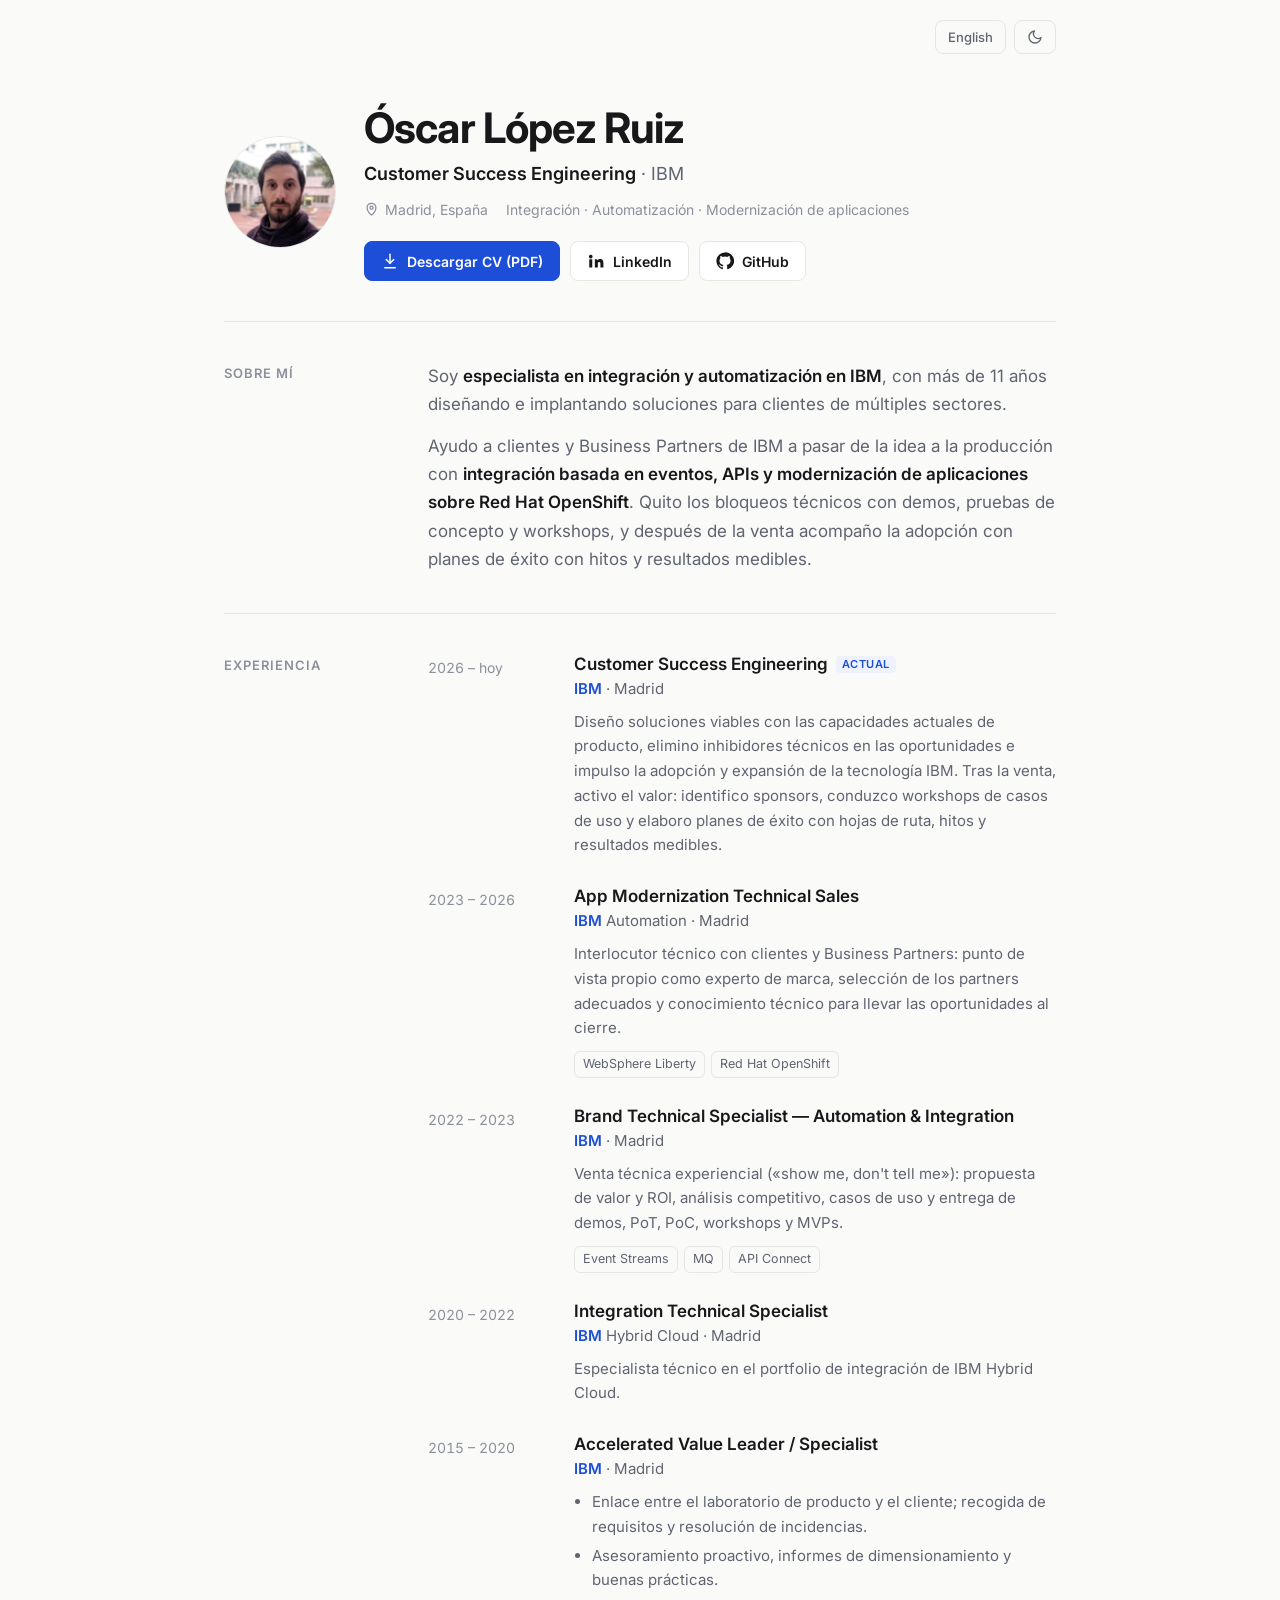
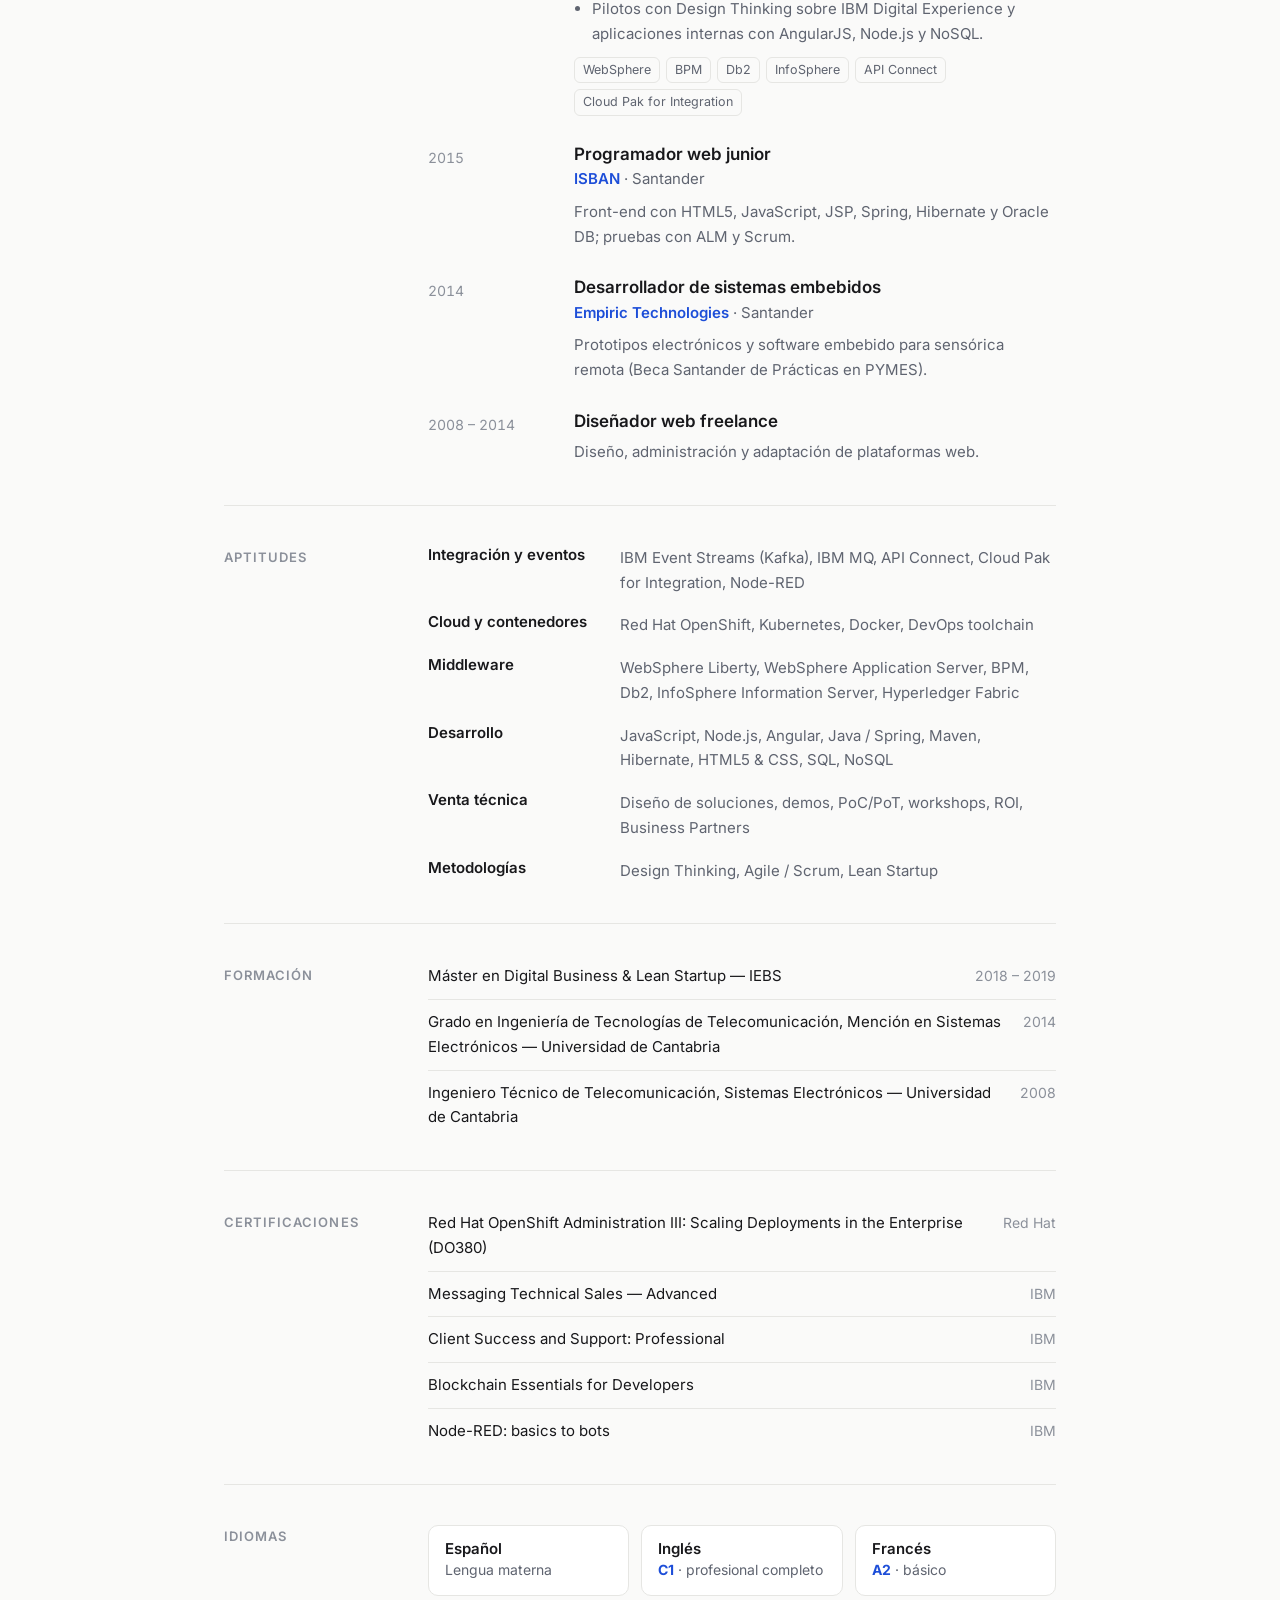
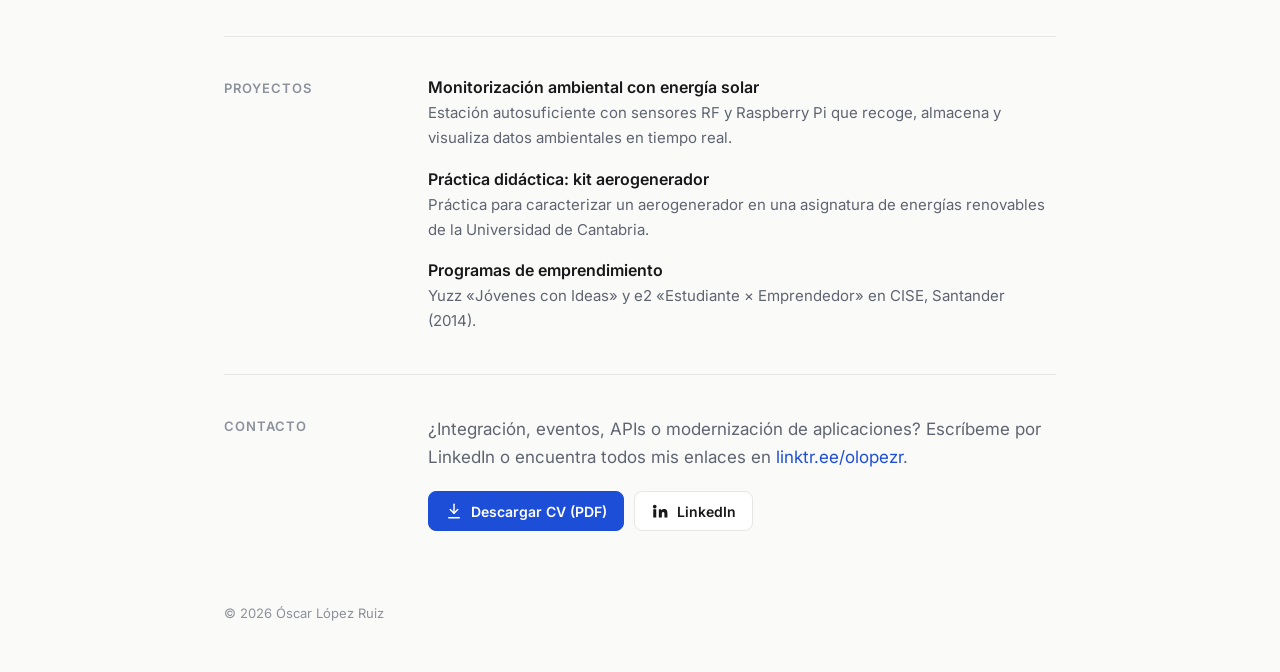
<file: index.html>
<!DOCTYPE html>
<html lang="es" data-lang="es">
<head>
  <meta charset="utf-8">
  <meta name="viewport" content="width=device-width, initial-scale=1">
  <title>Óscar López Ruiz · Customer Success Engineering @ IBM</title>
  <meta name="description" content="Óscar López Ruiz — Customer Success Engineering en IBM. Especialista en integración, automatización y modernización de aplicaciones: Event Streams, MQ, API Connect, WebSphere Liberty y Red Hat OpenShift.">
  <meta name="robots" content="index,follow">
  <meta property="og:title" content="Óscar López Ruiz · Customer Success Engineering @ IBM">
  <meta property="og:description" content="Integración, automatización y modernización de aplicaciones con IBM y Red Hat.">
  <meta property="og:image" content="https://olopezr.github.io/web/assets/images/photo.png">
  <meta property="og:url" content="https://olopezr.github.io/web/">
  <meta property="og:type" content="profile">
  <meta property="og:site_name" content="Óscar López Ruiz">
  <meta property="og:locale" content="es_ES">
  <meta name="twitter:card" content="summary">
  <meta name="twitter:title" content="Óscar López Ruiz · Customer Success Engineering @ IBM">
  <meta name="twitter:description" content="Integración, automatización y modernización de aplicaciones con IBM y Red Hat.">
  <meta name="twitter:image" content="https://olopezr.github.io/web/assets/images/photo.png">
  <meta name="author" content="Óscar López Ruiz">
  <link rel="canonical" href="https://olopezr.github.io/web/">
  <link rel="alternate" hreflang="es" href="https://olopezr.github.io/web/">
  <link rel="alternate" hreflang="en" href="https://olopezr.github.io/web/en/">
  <link rel="alternate" hreflang="x-default" href="https://olopezr.github.io/web/">
  <script type="application/ld+json">
  {
    "@context": "https://schema.org",
    "@graph": [
      {
        "@type": "Person",
        "@id": "https://olopezr.github.io/web/#person",
        "name": "Óscar López Ruiz",
        "alternateName": ["Oscar Lopez Ruiz", "Oscar López Ruiz"],
        "url": "https://olopezr.github.io/web/",
        "image": "https://olopezr.github.io/web/assets/images/photo.png",
        "jobTitle": "Customer Success Engineering",
        "worksFor": { "@type": "Organization", "name": "IBM", "url": "https://www.ibm.com" },
        "description": "Customer Success Engineering en IBM. Especialista en integración, automatización y modernización de aplicaciones: Event Streams, MQ, API Connect, WebSphere Liberty y Red Hat OpenShift.",
        "knowsAbout": ["IBM Event Streams", "IBM MQ", "IBM API Connect", "WebSphere Liberty", "Red Hat OpenShift", "Application modernization", "Integration", "Automation"],
        "sameAs": ["https://www.linkedin.com/in/oscarlopezruiz", "https://github.com/olopezr", "https://linktr.ee/olopezr"],
        "alumniOf": [
          { "@type": "CollegeOrUniversity", "name": "Universidad de Cantabria" },
          { "@type": "EducationalOrganization", "name": "IEBS Business School" }
        ]
      },
      {
        "@type": "WebSite",
        "@id": "https://olopezr.github.io/web/#website",
        "url": "https://olopezr.github.io/web/",
        "name": "Óscar López Ruiz",
        "inLanguage": "es",
        "publisher": { "@id": "https://olopezr.github.io/web/#person" }
      },
      {
        "@type": "ProfilePage",
        "url": "https://olopezr.github.io/web/",
        "mainEntity": { "@id": "https://olopezr.github.io/web/#person" }
      }
    ]
  }
  </script>
  <link rel="icon" href="favicon.ico">
  <meta name="theme-color" content="#fafaf9" media="(prefers-color-scheme: light)">
  <meta name="theme-color" content="#0f1115" media="(prefers-color-scheme: dark)">
  <link rel="preload" as="image" href="assets/images/photo.webp">
  <link rel="me" href="https://www.linkedin.com/in/oscarlopezruiz">
  <link rel="me" href="https://github.com/olopezr">
  <link rel="preconnect" href="https://fonts.googleapis.com">
  <link rel="preconnect" href="https://fonts.gstatic.com" crossorigin>
  <link href="https://fonts.googleapis.com/css2?family=Inter:wght@400;500;600;700&display=swap" rel="stylesheet">
  <style>
    :root {
      --bg: #fafaf9; --surface: #ffffff; --text: #18181b; --muted: #5f6470; --faint: #8b909a;
      --line: #e6e6e3; --accent: #1d4ed8; --accent-soft: #eef2ff; color-scheme: light;
    }
    @media (prefers-color-scheme: dark) {
      :root:not([data-theme="light"]) {
        --bg: #0f1115; --surface: #161920; --text: #ecedef; --muted: #a3a8b3; --faint: #7a808c;
        --line: #262a33; --accent: #6ea0ff; --accent-soft: #1a2236; color-scheme: dark;
      }
    }
    :root[data-theme="dark"] {
      --bg: #0f1115; --surface: #161920; --text: #ecedef; --muted: #a3a8b3; --faint: #7a808c;
      --line: #262a33; --accent: #6ea0ff; --accent-soft: #1a2236; color-scheme: dark;
    }
    * { box-sizing: border-box; }
    html { scroll-behavior: smooth; }
    body { margin: 0; background: var(--bg); color: var(--text); font: 16px/1.65 Inter, system-ui, -apple-system, "Segoe UI", sans-serif; -webkit-font-smoothing: antialiased; }
    a { color: var(--accent); text-decoration: none; }
    a:hover { text-decoration: underline; text-underline-offset: 3px; }
    h1, h2, h3, h4 { margin: 0; line-height: 1.25; }
    p { margin: 0; }
    svg { width: 18px; height: 18px; flex: none; }

    .wrap { max-width: 880px; margin: 0 auto; padding: 0 24px; }

    /* Top bar */
    .top { display: flex; justify-content: flex-end; gap: 8px; padding: 20px 0 0; }
    .tbtn { font: 500 13px Inter, system-ui, sans-serif; color: var(--muted); background: transparent; border: 1px solid var(--line); border-radius: 8px; height: 34px; padding: 0 12px; cursor: pointer; display: inline-flex; align-items: center; gap: 6px; }
    .tbtn:hover { color: var(--text); border-color: var(--faint); }
    .tbtn svg { width: 16px; height: 16px; }

    /* Header */
    header.hero { display: flex; gap: 28px; align-items: center; padding: 48px 0 40px; border-bottom: 1px solid var(--line); }
    .hero img { width: 112px; height: 112px; border-radius: 50%; object-fit: cover; border: 1px solid var(--line); }
    .hero h1 { font-size: clamp(30px, 5vw, 42px); font-weight: 700; letter-spacing: -.02em; }
    .hero .role { font-size: 18px; color: var(--muted); margin-top: 4px; }
    .hero .role strong { color: var(--text); font-weight: 600; }
    .hero .meta { display: flex; flex-wrap: wrap; gap: 4px 18px; color: var(--faint); font-size: 14px; margin-top: 10px; }
    .hero .meta span { display: inline-flex; align-items: center; gap: 6px; }
    .hero .meta svg { width: 15px; height: 15px; }
    .actions { display: flex; flex-wrap: wrap; gap: 10px; margin-top: 20px; }
    .btn { display: inline-flex; align-items: center; gap: 8px; height: 40px; padding: 0 16px; border-radius: 8px; font-weight: 600; font-size: 14px; border: 1px solid var(--line); color: var(--text); background: var(--surface); transition: border-color .15s, background .15s; }
    .btn:hover { text-decoration: none; border-color: var(--faint); }
    .btn.primary { background: var(--accent); border-color: var(--accent); color: #fff; }
    :root[data-theme="dark"] .btn.primary { color: #0f1115; }
    @media (prefers-color-scheme: dark) { :root:not([data-theme="light"]) .btn.primary { color: #0f1115; } }
    .btn.primary:hover { filter: brightness(1.08); }
    @media (max-width: 640px) {
      header.hero { flex-direction: column; align-items: flex-start; gap: 18px; padding-top: 28px; }
      .hero img { width: 88px; height: 88px; }
    }

    /* Sections: label column + content */
    section { display: grid; grid-template-columns: 180px 1fr; gap: 24px; padding: 40px 0; border-bottom: 1px solid var(--line); }
    section > h2 { font-size: 13px; font-weight: 600; text-transform: uppercase; letter-spacing: .08em; color: var(--faint); padding-top: 3px; }
    @media (max-width: 720px) { section { grid-template-columns: 1fr; gap: 14px; padding: 32px 0; } }

    .about p { color: var(--muted); font-size: 17px; }
    .about p + p { margin-top: 14px; }
    .about strong { color: var(--text); font-weight: 600; }

    /* Entries */
    .entry { display: grid; grid-template-columns: 130px 1fr; gap: 16px; }
    .entry + .entry { margin-top: 28px; }
    .entry .when { font-size: 14px; color: var(--faint); font-variant-numeric: tabular-nums; padding-top: 2px; }
    .entry h3 { font-size: 17px; font-weight: 600; }
    .entry .org { font-size: 15px; color: var(--muted); margin-top: 2px; }
    .entry .org b { color: var(--accent); font-weight: 600; }
    .entry p, .entry li { color: var(--muted); font-size: 15px; }
    .entry p { margin-top: 8px; }
    .entry ul { margin: 8px 0 0; padding-left: 18px; }
    .entry li + li { margin-top: 4px; }
    .badge { display: inline-block; font-size: 11px; font-weight: 600; letter-spacing: .04em; text-transform: uppercase; color: var(--accent); background: var(--accent-soft); border-radius: 4px; padding: 2px 6px; margin-left: 8px; vertical-align: 2px; }
    .tags { display: flex; flex-wrap: wrap; gap: 6px; margin-top: 10px; }
    .tag { font-size: 12.5px; color: var(--muted); border: 1px solid var(--line); border-radius: 6px; padding: 2px 8px; }
    @media (max-width: 560px) { .entry { grid-template-columns: 1fr; gap: 2px; } }

    .group-title { font-size: 13px; font-weight: 600; color: var(--text); margin: 36px 0 18px; padding-bottom: 8px; border-bottom: 1px dashed var(--line); }
    .group-title:first-child { margin-top: 0; }

    /* Skills */
    .skills { display: grid; gap: 18px; }
    .skill-row { display: grid; grid-template-columns: 180px 1fr; gap: 12px; }
    .skill-row h3 { font-size: 15px; font-weight: 600; }
    .skill-row p { color: var(--muted); font-size: 15px; }
    @media (max-width: 560px) { .skill-row { grid-template-columns: 1fr; gap: 2px; } }

    /* Simple lists */
    .list { list-style: none; margin: 0; padding: 0; }
    .list li { display: flex; justify-content: space-between; gap: 16px; padding: 10px 0; border-bottom: 1px solid var(--line); font-size: 15px; }
    .list li:first-child { padding-top: 0; }
    .list li:last-child { border-bottom: 0; padding-bottom: 0; }
    .list .sub { color: var(--faint); white-space: nowrap; font-size: 14px; }
    @media (max-width: 560px) { .list li { flex-direction: column; gap: 0; } }

    .langs { display: grid; grid-template-columns: repeat(3, 1fr); gap: 12px; }
    .lang { border: 1px solid var(--line); border-radius: 10px; padding: 14px 16px; background: var(--surface); }
    .lang h3 { font-size: 15px; font-weight: 600; }
    .lang p { color: var(--muted); font-size: 14px; }
    .lang .lvl { font-weight: 700; color: var(--accent); }
    @media (max-width: 560px) { .langs { grid-template-columns: 1fr; } }

    .projects { display: grid; gap: 18px; }
    .projects h3 { font-size: 16px; font-weight: 600; }
    .projects p { color: var(--muted); font-size: 15px; margin-top: 4px; }

    .contact p { color: var(--muted); font-size: 17px; }
    footer { padding: 32px 0 48px; color: var(--faint); font-size: 13px; }

    @media print {
      .top, .actions { display: none; }
      body { background: #fff; }
    }
  </style>
</head>
<body>
  <!-- Iconos SVG reutilizables -->
  <svg width="0" height="0" style="position:absolute" aria-hidden="true">
    <symbol id="i-download" viewBox="0 0 24 24" fill="none" stroke="currentColor" stroke-width="2" stroke-linecap="round" stroke-linejoin="round"><path d="M12 3v12"/><path d="m7 10 5 5 5-5"/><path d="M5 21h14"/></symbol>
    <symbol id="i-linkedin" viewBox="0 0 24 24" fill="currentColor"><path d="M4.98 3.5a2.5 2.5 0 1 1 0 5 2.5 2.5 0 0 1 0-5zM3 9.75h4v11H3v-11zm6.5 0h3.8v1.5h.06c.53-1 1.83-2.05 3.77-2.05 4.03 0 4.77 2.65 4.77 6.1v5.45h-4v-4.83c0-1.15-.02-2.63-1.6-2.63-1.6 0-1.85 1.25-1.85 2.55v4.91h-4v-11z"/></symbol>
    <symbol id="i-github" viewBox="0 0 24 24" fill="currentColor"><path d="M12 .5a11.5 11.5 0 0 0-3.64 22.41c.58.1.79-.25.79-.56v-2c-3.2.7-3.88-1.37-3.88-1.37-.53-1.33-1.28-1.69-1.28-1.69-1.05-.71.08-.7.08-.7 1.16.08 1.77 1.19 1.77 1.19 1.03 1.77 2.7 1.26 3.36.96.1-.75.4-1.26.73-1.55-2.55-.29-5.24-1.28-5.24-5.69 0-1.26.45-2.29 1.19-3.1-.12-.29-.52-1.46.11-3.05 0 0 .97-.31 3.17 1.18a11 11 0 0 1 5.77 0c2.2-1.49 3.17-1.18 3.17-1.18.63 1.59.23 2.76.11 3.05.74.81 1.19 1.84 1.19 3.1 0 4.42-2.7 5.4-5.26 5.68.41.36.78 1.06.78 2.14v3.17c0 .31.21.67.8.56A11.5 11.5 0 0 0 12 .5z"/></symbol>
    <symbol id="i-link" viewBox="0 0 24 24" fill="none" stroke="currentColor" stroke-width="2" stroke-linecap="round" stroke-linejoin="round"><path d="M10 13a5 5 0 0 0 7.07 0l3-3a5 5 0 0 0-7.07-7.07l-1.5 1.5"/><path d="M14 11a5 5 0 0 0-7.07 0l-3 3a5 5 0 0 0 7.07 7.07l1.5-1.5"/></symbol>
    <symbol id="i-pin" viewBox="0 0 24 24" fill="none" stroke="currentColor" stroke-width="2" stroke-linecap="round" stroke-linejoin="round"><path d="M12 21s-7-6.2-7-12a7 7 0 0 1 14 0c0 5.8-7 12-7 12z"/><circle cx="12" cy="9" r="2.5"/></symbol>
    <symbol id="i-moon" viewBox="0 0 24 24" fill="none" stroke="currentColor" stroke-width="2" stroke-linecap="round" stroke-linejoin="round"><path d="M21 12.8A9 9 0 1 1 11.2 3a7 7 0 0 0 9.8 9.8z"/></symbol>
    <symbol id="i-sun" viewBox="0 0 24 24" fill="none" stroke="currentColor" stroke-width="2" stroke-linecap="round" stroke-linejoin="round"><circle cx="12" cy="12" r="4"/><path d="M12 2v2M12 20v2M4.9 4.9l1.4 1.4M17.7 17.7l1.4 1.4M2 12h2M20 12h2M4.9 19.1l1.4-1.4M17.7 6.3l1.4-1.4"/></symbol>
  </svg>

  <div class="wrap">
    <div class="top">
      <a class="tbtn" id="langBtn" href="en/" hreflang="en" lang="en" aria-label="Cambiar idioma / Switch language">English</a>
      <button class="tbtn" id="themeBtn" aria-label="Cambiar tema / Toggle theme"><svg><use id="themeIcon" href="#i-moon"/></svg></button>
    </div>

    <header class="hero">
      <img src="assets/images/photo.webp" alt="Óscar López Ruiz" width="112" height="112">
      <div>
        <h1>Óscar López Ruiz</h1>
        <p class="role"><strong>Customer Success Engineering</strong> · IBM</p>
        <div class="meta">
          <span><svg><use href="#i-pin"/></svg>Madrid, España</span>
          <span><span lang="es">Integración · Automatización · Modernización de aplicaciones</span></span>
        </div>
        <div class="actions">
          <a class="btn primary" href="assets/cv/CV_Oscar_Lopez_Ruiz.pdf" download><svg><use href="#i-download"/></svg><span lang="es">Descargar CV (PDF)</span></a>
          <a class="btn" href="https://www.linkedin.com/in/oscarlopezruiz" target="_blank" rel="noopener"><svg><use href="#i-linkedin"/></svg>LinkedIn</a>
          <a class="btn" href="https://github.com/olopezr" target="_blank" rel="noopener"><svg><use href="#i-github"/></svg>GitHub</a>
        </div>
      </div>
    </header>

    <section class="about">
      <h2><span lang="es">Sobre mí</span></h2>
      <div>
        <div lang="es">
          <p>Soy <strong>especialista en integración y automatización en IBM</strong>, con más de 11 años diseñando e implantando soluciones para clientes de múltiples sectores.</p>
          <p>Ayudo a clientes y Business Partners de IBM a pasar de la idea a la producción con <strong>integración basada en eventos, APIs y modernización de aplicaciones sobre Red Hat OpenShift</strong>. Quito los bloqueos técnicos con demos, pruebas de concepto y workshops, y después de la venta acompaño la adopción con planes de éxito con hitos y resultados medibles.</p>
        </div>
        
      </div>
    </section>

    <section>
      <h2><span lang="es">Experiencia</span></h2>
      <div>
        <div class="entry">
          <div class="when"><span lang="es">2026 – hoy</span></div>
          <div>
            <h3>Customer Success Engineering<span class="badge"><span lang="es">Actual</span></span></h3>
            <div class="org"><b>IBM</b> · Madrid</div>
            <p lang="es">Diseño soluciones viables con las capacidades actuales de producto, elimino inhibidores técnicos en las oportunidades e impulso la adopción y expansión de la tecnología IBM. Tras la venta, activo el valor: identifico sponsors, conduzco workshops de casos de uso y elaboro planes de éxito con hojas de ruta, hitos y resultados medibles.</p>
            
          </div>
        </div>
        <div class="entry">
          <div class="when">2023 – 2026</div>
          <div>
            <h3>App Modernization Technical Sales</h3>
            <div class="org"><b>IBM</b> Automation · Madrid</div>
            <p lang="es">Interlocutor técnico con clientes y Business Partners: punto de vista propio como experto de marca, selección de los partners adecuados y conocimiento técnico para llevar las oportunidades al cierre.</p>
            
            <div class="tags"><span class="tag">WebSphere Liberty</span><span class="tag">Red Hat OpenShift</span></div>
          </div>
        </div>
        <div class="entry">
          <div class="when">2022 – 2023</div>
          <div>
            <h3>Brand Technical Specialist — Automation &amp; Integration</h3>
            <div class="org"><b>IBM</b> · Madrid</div>
            <p lang="es">Venta técnica experiencial («show me, don't tell me»): propuesta de valor y ROI, análisis competitivo, casos de uso y entrega de demos, PoT, PoC, workshops y MVPs.</p>
            
            <div class="tags"><span class="tag">Event Streams</span><span class="tag">MQ</span><span class="tag">API Connect</span></div>
          </div>
        </div>
        <div class="entry">
          <div class="when">2020 – 2022</div>
          <div>
            <h3>Integration Technical Specialist</h3>
            <div class="org"><b>IBM</b> Hybrid Cloud · Madrid</div>
            <p lang="es">Especialista técnico en el portfolio de integración de IBM Hybrid Cloud.</p>
            
          </div>
        </div>
        <div class="entry">
          <div class="when">2015 – 2020</div>
          <div>
            <h3>Accelerated Value Leader / Specialist</h3>
            <div class="org"><b>IBM</b> · Madrid</div>
            <ul lang="es">
              <li>Enlace entre el laboratorio de producto y el cliente; recogida de requisitos y resolución de incidencias.</li>
              <li>Asesoramiento proactivo, informes de dimensionamiento y buenas prácticas.</li>
              <li>Pilotos con Design Thinking sobre IBM Digital Experience y aplicaciones internas con AngularJS, Node.js y NoSQL.</li>
            </ul>
            
            <div class="tags"><span class="tag">WebSphere</span><span class="tag">BPM</span><span class="tag">Db2</span><span class="tag">InfoSphere</span><span class="tag">API Connect</span><span class="tag">Cloud Pak for Integration</span></div>
          </div>
        </div>
        <div class="entry">
          <div class="when">2015</div>
          <div>
            <h3><span lang="es">Programador web junior</span></h3>
            <div class="org"><b>ISBAN</b> · Santander</div>
            <p lang="es">Front-end con HTML5, JavaScript, JSP, Spring, Hibernate y Oracle DB; pruebas con ALM y Scrum.</p>
            
          </div>
        </div>
        <div class="entry">
          <div class="when">2014</div>
          <div>
            <h3><span lang="es">Desarrollador de sistemas embebidos</span></h3>
            <div class="org"><b>Empiric Technologies</b> · Santander</div>
            <p lang="es">Prototipos electrónicos y software embebido para sensórica remota (Beca Santander de Prácticas en PYMES).</p>
            
          </div>
        </div>
        <div class="entry">
          <div class="when">2008 – 2014</div>
          <div>
            <h3><span lang="es">Diseñador web freelance</span></h3>
            <p lang="es">Diseño, administración y adaptación de plataformas web.</p>
            
          </div>
        </div>
      </div>
    </section>

    <section>
      <h2><span lang="es">Aptitudes</span></h2>
      <div class="skills">
        <div class="skill-row"><h3><span lang="es">Integración y eventos</span></h3><p>IBM Event Streams (Kafka), IBM MQ, API Connect, Cloud Pak for Integration, Node-RED</p></div>
        <div class="skill-row"><h3><span lang="es">Cloud y contenedores</span></h3><p>Red Hat OpenShift, Kubernetes, Docker, DevOps toolchain</p></div>
        <div class="skill-row"><h3>Middleware</h3><p>WebSphere Liberty, WebSphere Application Server, BPM, Db2, InfoSphere Information Server, Hyperledger Fabric</p></div>
        <div class="skill-row"><h3><span lang="es">Desarrollo</span></h3><p>JavaScript, Node.js, Angular, Java / Spring, Maven, Hibernate, HTML5 &amp; CSS, SQL, NoSQL</p></div>
        <div class="skill-row"><h3><span lang="es">Venta técnica</span></h3><p><span lang="es">Diseño de soluciones, demos, PoC/PoT, workshops, ROI, Business Partners</span></p></div>
        <div class="skill-row"><h3><span lang="es">Metodologías</span></h3><p>Design Thinking, Agile / Scrum, Lean Startup</p></div>
      </div>
    </section>

    <section>
      <h2><span lang="es">Formación</span></h2>
      <ul class="list">
        <li><span>Máster en Digital Business &amp; Lean Startup — IEBS</span><span class="sub">2018 – 2019</span></li>
        <li><span><span lang="es">Grado en Ingeniería de Tecnologías de Telecomunicación, Mención en Sistemas Electrónicos</span> — Universidad de Cantabria</span><span class="sub">2014</span></li>
        <li><span><span lang="es">Ingeniero Técnico de Telecomunicación, Sistemas Electrónicos</span> — Universidad de Cantabria</span><span class="sub">2008</span></li>
      </ul>
    </section>

    <section>
      <h2><span lang="es">Certificaciones</span></h2>
      <ul class="list">
        <li><span>Red Hat OpenShift Administration III: Scaling Deployments in the Enterprise (DO380)</span><span class="sub">Red Hat</span></li>
        <li><span>Messaging Technical Sales — Advanced</span><span class="sub">IBM</span></li>
        <li><span>Client Success and Support: Professional</span><span class="sub">IBM</span></li>
        <li><span>Blockchain Essentials for Developers</span><span class="sub">IBM</span></li>
        <li><span>Node-RED: basics to bots</span><span class="sub">IBM</span></li>
      </ul>
    </section>

    <section>
      <h2><span lang="es">Idiomas</span></h2>
      <div class="langs">
        <div class="lang"><h3><span lang="es">Español</span></h3><p><span lang="es">Lengua materna</span></p></div>
        <div class="lang"><h3><span lang="es">Inglés</span></h3><p><span class="lvl">C1</span> · <span lang="es">profesional completo</span></p></div>
        <div class="lang"><h3><span lang="es">Francés</span></h3><p><span class="lvl">A2</span> · <span lang="es">básico</span></p></div>
      </div>
    </section>

    <section>
      <h2><span lang="es">Proyectos</span></h2>
      <div class="projects">
        <div>
          <h3><span lang="es">Monitorización ambiental con energía solar</span></h3>
          <p lang="es">Estación autosuficiente con sensores RF y Raspberry Pi que recoge, almacena y visualiza datos ambientales en tiempo real.</p>
          
        </div>
        <div>
          <h3><span lang="es">Práctica didáctica: kit aerogenerador</span></h3>
          <p lang="es">Práctica para caracterizar un aerogenerador en una asignatura de energías renovables de la Universidad de Cantabria.</p>
          
        </div>
        <div>
          <h3><span lang="es">Programas de emprendimiento</span></h3>
          <p lang="es">Yuzz «Jóvenes con Ideas» y e2 «Estudiante × Emprendedor» en CISE, Santander (2014).</p>
          
        </div>
      </div>
    </section>

    <section class="contact" style="border-bottom:0">
      <h2><span lang="es">Contacto</span></h2>
      <div>
        <p><span lang="es">¿Integración, eventos, APIs o modernización de aplicaciones? Escríbeme por LinkedIn o encuentra todos mis enlaces en</span> <a href="https://linktr.ee/olopezr" target="_blank" rel="noopener">linktr.ee/olopezr</a>.</p>
        <div class="actions">
          <a class="btn primary" href="assets/cv/CV_Oscar_Lopez_Ruiz.pdf" download><svg><use href="#i-download"/></svg><span lang="es">Descargar CV (PDF)</span></a>
          <a class="btn" href="https://www.linkedin.com/in/oscarlopezruiz" target="_blank" rel="noopener"><svg><use href="#i-linkedin"/></svg>LinkedIn</a>
        </div>
      </div>
    </section>

    <footer>© <span id="year">2026</span> Óscar López Ruiz</footer>
  </div>

  <script>
  (function () {
    var root = document.documentElement;
    var store = { get: function (k) { try { return localStorage.getItem(k); } catch (e) { return null; } }, set: function (k, v) { try { localStorage.setItem(k, v); } catch (e) {} } };


    var icon = document.getElementById('themeIcon');
    function isDark() { var t = root.dataset.theme; return t ? t === 'dark' : matchMedia('(prefers-color-scheme: dark)').matches; }
    function paint() { icon.setAttribute('href', isDark() ? '#i-sun' : '#i-moon'); }
    var saved = store.get('theme'); if (saved) root.dataset.theme = saved;
    document.getElementById('themeBtn').addEventListener('click', function () { var t = isDark() ? 'light' : 'dark'; root.dataset.theme = t; store.set('theme', t); paint(); });
    paint();

    document.getElementById('year').textContent = new Date().getFullYear();
  })();
  </script>
</body>
</html>
</file>
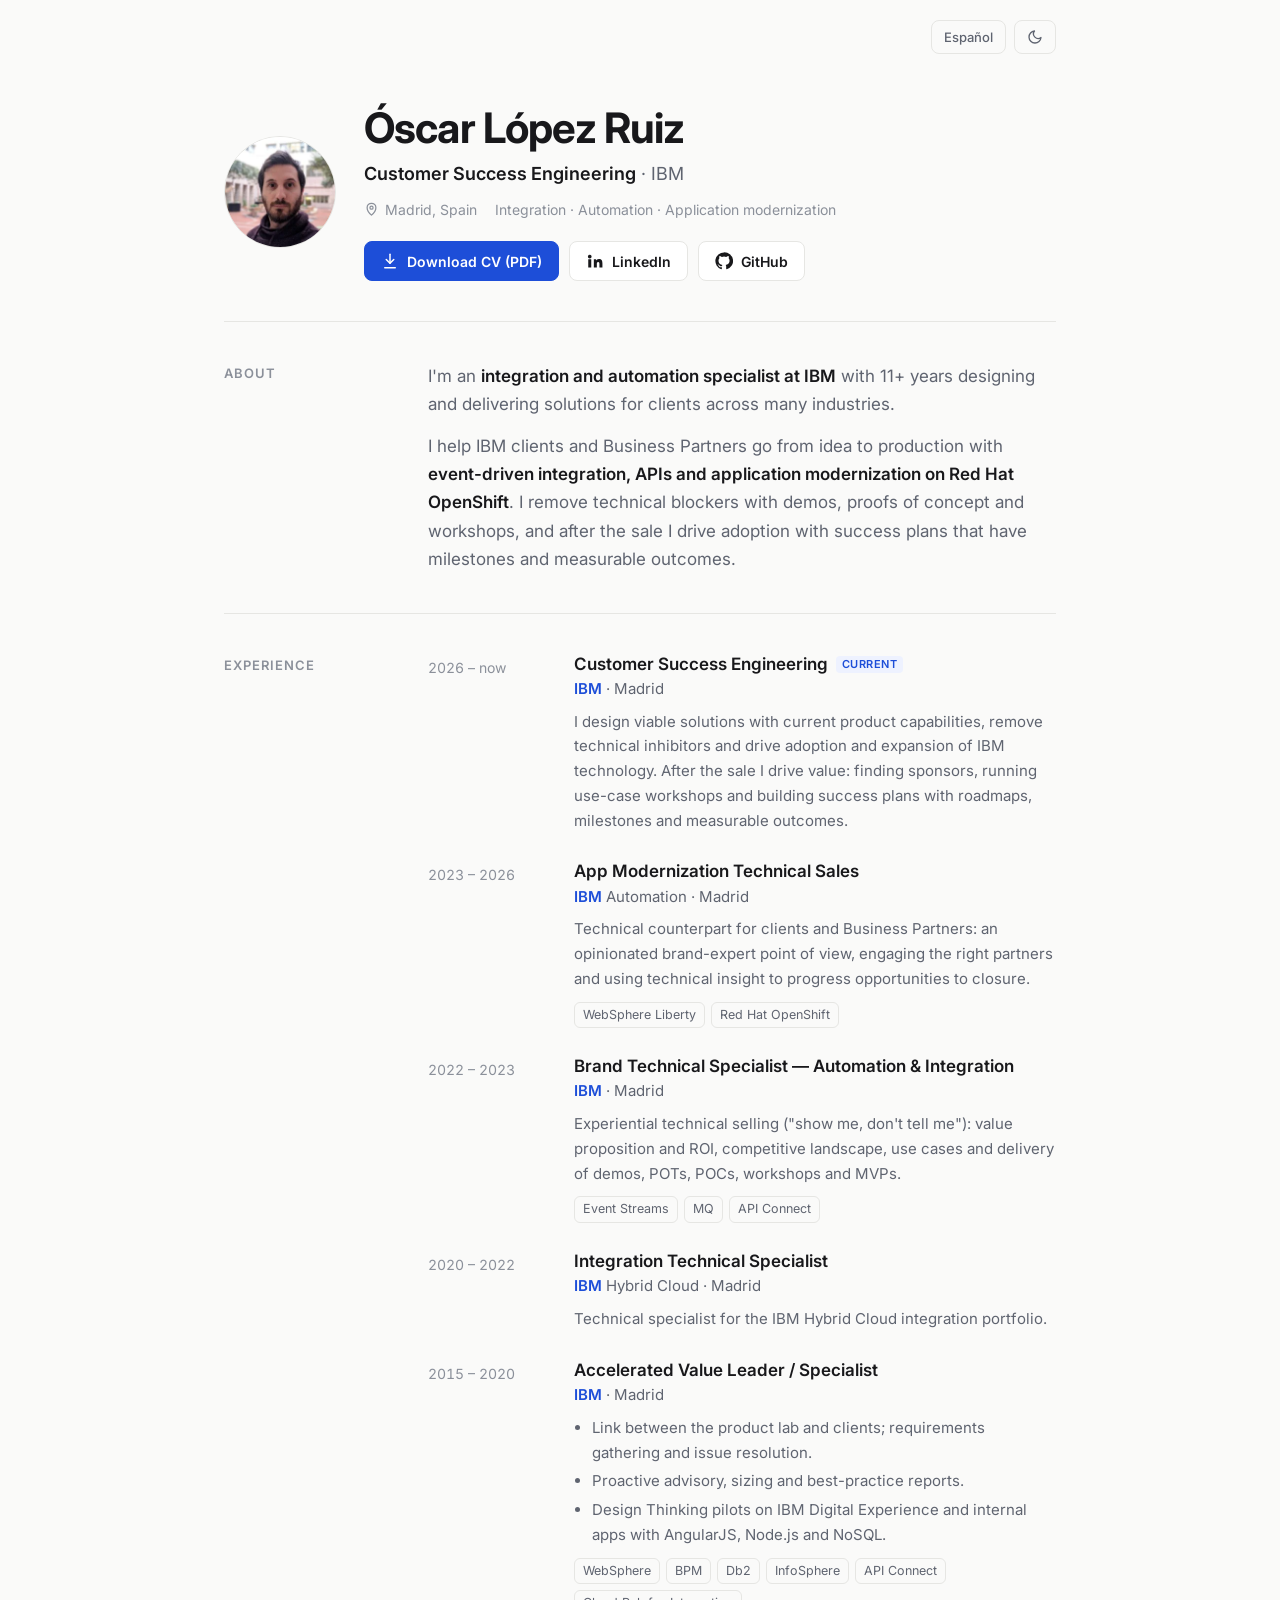
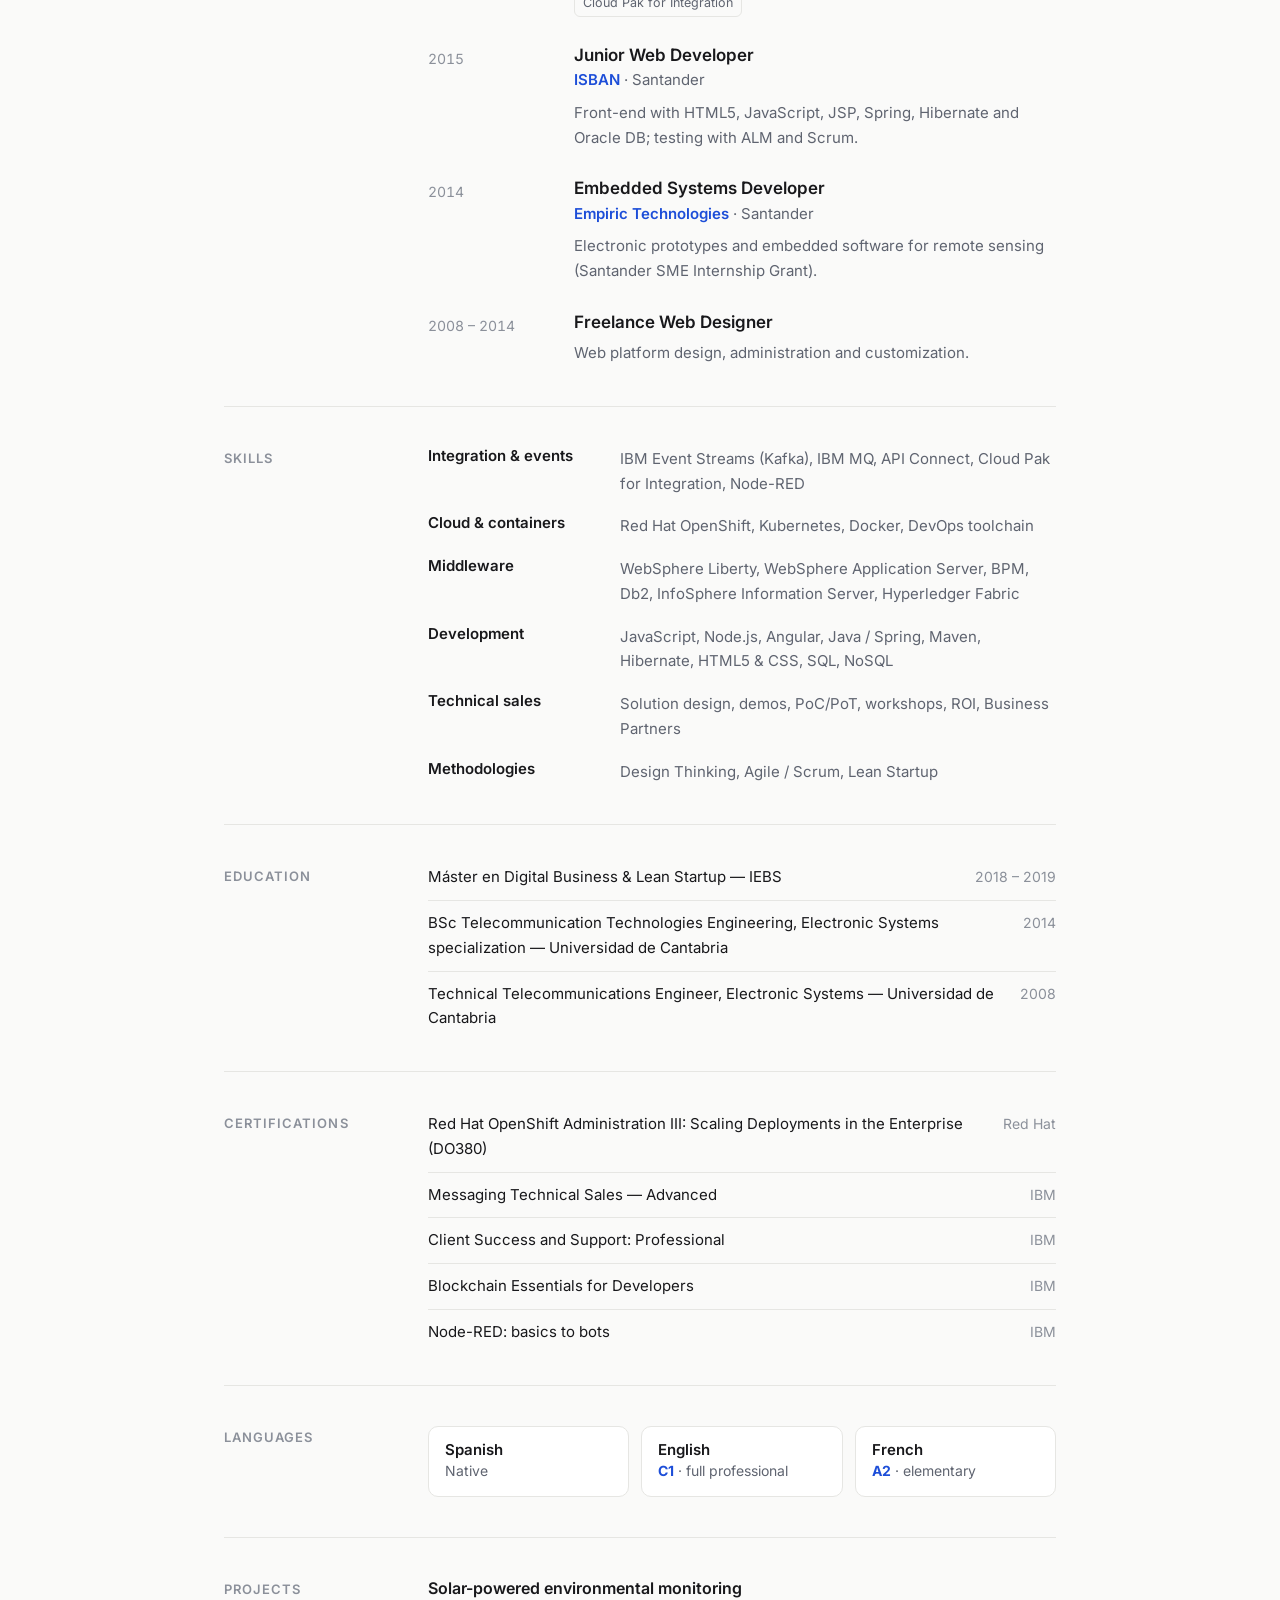
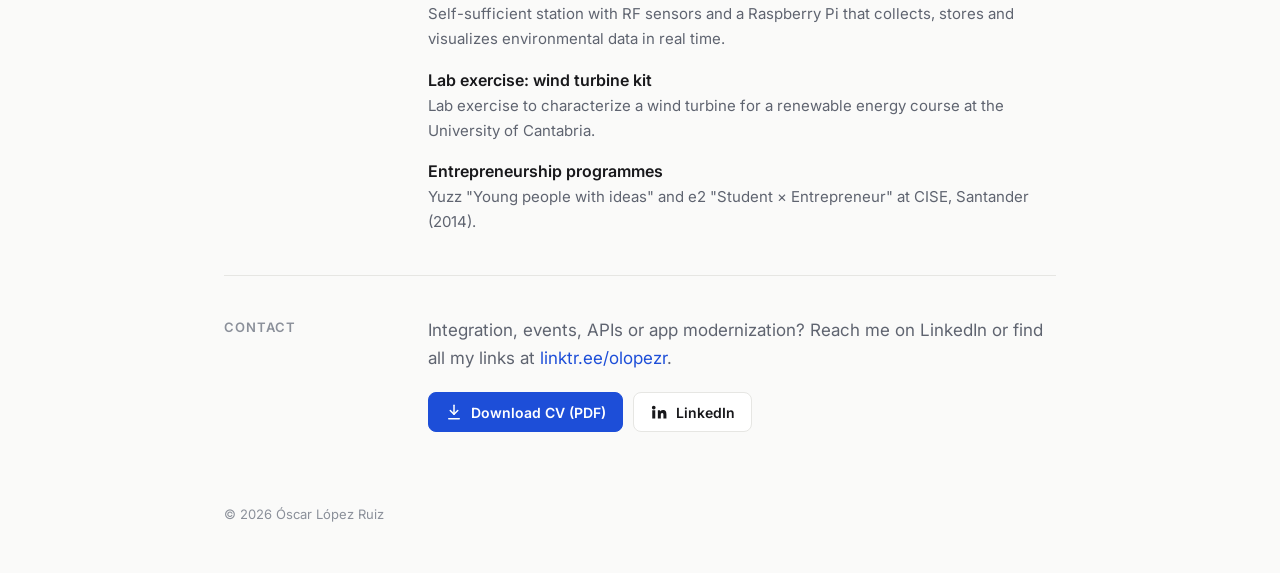
<file: en/index.html>
<!DOCTYPE html>
<html lang="en" data-lang="en">
<head>
  <meta charset="utf-8">
  <meta name="viewport" content="width=device-width, initial-scale=1">
  <title>Óscar López Ruiz · Customer Success Engineering @ IBM</title>
  <meta name="description" content="Óscar López Ruiz — Customer Success Engineering at IBM. Specialist in integration, automation and application modernization: Event Streams, MQ, API Connect, WebSphere Liberty and Red Hat OpenShift.">
  <meta name="robots" content="index,follow">
  <meta property="og:title" content="Óscar López Ruiz · Customer Success Engineering @ IBM">
  <meta property="og:description" content="Integration, automation and application modernization with IBM and Red Hat.">
  <meta property="og:image" content="https://olopezr.github.io/web/assets/images/photo.png">
  <meta property="og:url" content="https://olopezr.github.io/web/en/">
  <meta property="og:type" content="profile">
  <meta property="og:site_name" content="Óscar López Ruiz">
  <meta property="og:locale" content="en_US">
  <meta name="twitter:card" content="summary">
  <meta name="twitter:title" content="Óscar López Ruiz · Customer Success Engineering @ IBM">
  <meta name="twitter:description" content="Integration, automation and application modernization with IBM and Red Hat.">
  <meta name="twitter:image" content="https://olopezr.github.io/web/assets/images/photo.png">
  <meta name="author" content="Óscar López Ruiz">
  <link rel="canonical" href="https://olopezr.github.io/web/en/">
  <link rel="alternate" hreflang="es" href="https://olopezr.github.io/web/">
  <link rel="alternate" hreflang="en" href="https://olopezr.github.io/web/en/">
  <link rel="alternate" hreflang="x-default" href="https://olopezr.github.io/web/">
  <script type="application/ld+json">
  {
    "@context": "https://schema.org",
    "@graph": [
      {
        "@type": "Person",
        "@id": "https://olopezr.github.io/web/#person",
        "name": "Óscar López Ruiz",
        "alternateName": ["Oscar Lopez Ruiz", "Oscar López Ruiz"],
        "url": "https://olopezr.github.io/web/",
        "image": "https://olopezr.github.io/web/assets/images/photo.png",
        "jobTitle": "Customer Success Engineering",
        "worksFor": { "@type": "Organization", "name": "IBM", "url": "https://www.ibm.com" },
        "description": "Customer Success Engineering at IBM. Specialist in integration, automation and application modernization: Event Streams, MQ, API Connect, WebSphere Liberty and Red Hat OpenShift.",
        "knowsAbout": ["IBM Event Streams", "IBM MQ", "IBM API Connect", "WebSphere Liberty", "Red Hat OpenShift", "Application modernization", "Integration", "Automation"],
        "sameAs": ["https://www.linkedin.com/in/oscarlopezruiz", "https://github.com/olopezr", "https://linktr.ee/olopezr"],
        "alumniOf": [
          { "@type": "CollegeOrUniversity", "name": "Universidad de Cantabria" },
          { "@type": "EducationalOrganization", "name": "IEBS Business School" }
        ]
      },
      {
        "@type": "WebSite",
        "@id": "https://olopezr.github.io/web/#website",
        "url": "https://olopezr.github.io/web/en/",
        "name": "Óscar López Ruiz",
        "inLanguage": "en",
        "publisher": { "@id": "https://olopezr.github.io/web/#person" }
      },
      {
        "@type": "ProfilePage",
        "url": "https://olopezr.github.io/web/en/",
        "inLanguage": "en",
        "mainEntity": { "@id": "https://olopezr.github.io/web/#person" }
      }
    ]
  }
  </script>
  <link rel="icon" href="../favicon.ico">
  <meta name="theme-color" content="#fafaf9" media="(prefers-color-scheme: light)">
  <meta name="theme-color" content="#0f1115" media="(prefers-color-scheme: dark)">
  <link rel="preload" as="image" href="../assets/images/photo.webp">
  <link rel="me" href="https://www.linkedin.com/in/oscarlopezruiz">
  <link rel="me" href="https://github.com/olopezr">
  <link rel="preconnect" href="https://fonts.googleapis.com">
  <link rel="preconnect" href="https://fonts.gstatic.com" crossorigin>
  <link href="https://fonts.googleapis.com/css2?family=Inter:wght@400;500;600;700&display=swap" rel="stylesheet">
  <style>
    :root {
      --bg: #fafaf9; --surface: #ffffff; --text: #18181b; --muted: #5f6470; --faint: #8b909a;
      --line: #e6e6e3; --accent: #1d4ed8; --accent-soft: #eef2ff; color-scheme: light;
    }
    @media (prefers-color-scheme: dark) {
      :root:not([data-theme="light"]) {
        --bg: #0f1115; --surface: #161920; --text: #ecedef; --muted: #a3a8b3; --faint: #7a808c;
        --line: #262a33; --accent: #6ea0ff; --accent-soft: #1a2236; color-scheme: dark;
      }
    }
    :root[data-theme="dark"] {
      --bg: #0f1115; --surface: #161920; --text: #ecedef; --muted: #a3a8b3; --faint: #7a808c;
      --line: #262a33; --accent: #6ea0ff; --accent-soft: #1a2236; color-scheme: dark;
    }
    * { box-sizing: border-box; }
    html { scroll-behavior: smooth; }
    body { margin: 0; background: var(--bg); color: var(--text); font: 16px/1.65 Inter, system-ui, -apple-system, "Segoe UI", sans-serif; -webkit-font-smoothing: antialiased; }
    a { color: var(--accent); text-decoration: none; }
    a:hover { text-decoration: underline; text-underline-offset: 3px; }
    h1, h2, h3, h4 { margin: 0; line-height: 1.25; }
    p { margin: 0; }
    svg { width: 18px; height: 18px; flex: none; }

    .wrap { max-width: 880px; margin: 0 auto; padding: 0 24px; }

    /* Top bar */
    .top { display: flex; justify-content: flex-end; gap: 8px; padding: 20px 0 0; }
    .tbtn { font: 500 13px Inter, system-ui, sans-serif; color: var(--muted); background: transparent; border: 1px solid var(--line); border-radius: 8px; height: 34px; padding: 0 12px; cursor: pointer; display: inline-flex; align-items: center; gap: 6px; }
    .tbtn:hover { color: var(--text); border-color: var(--faint); }
    .tbtn svg { width: 16px; height: 16px; }

    /* Header */
    header.hero { display: flex; gap: 28px; align-items: center; padding: 48px 0 40px; border-bottom: 1px solid var(--line); }
    .hero img { width: 112px; height: 112px; border-radius: 50%; object-fit: cover; border: 1px solid var(--line); }
    .hero h1 { font-size: clamp(30px, 5vw, 42px); font-weight: 700; letter-spacing: -.02em; }
    .hero .role { font-size: 18px; color: var(--muted); margin-top: 4px; }
    .hero .role strong { color: var(--text); font-weight: 600; }
    .hero .meta { display: flex; flex-wrap: wrap; gap: 4px 18px; color: var(--faint); font-size: 14px; margin-top: 10px; }
    .hero .meta span { display: inline-flex; align-items: center; gap: 6px; }
    .hero .meta svg { width: 15px; height: 15px; }
    .actions { display: flex; flex-wrap: wrap; gap: 10px; margin-top: 20px; }
    .btn { display: inline-flex; align-items: center; gap: 8px; height: 40px; padding: 0 16px; border-radius: 8px; font-weight: 600; font-size: 14px; border: 1px solid var(--line); color: var(--text); background: var(--surface); transition: border-color .15s, background .15s; }
    .btn:hover { text-decoration: none; border-color: var(--faint); }
    .btn.primary { background: var(--accent); border-color: var(--accent); color: #fff; }
    :root[data-theme="dark"] .btn.primary { color: #0f1115; }
    @media (prefers-color-scheme: dark) { :root:not([data-theme="light"]) .btn.primary { color: #0f1115; } }
    .btn.primary:hover { filter: brightness(1.08); }
    @media (max-width: 640px) {
      header.hero { flex-direction: column; align-items: flex-start; gap: 18px; padding-top: 28px; }
      .hero img { width: 88px; height: 88px; }
    }

    /* Sections: label column + content */
    section { display: grid; grid-template-columns: 180px 1fr; gap: 24px; padding: 40px 0; border-bottom: 1px solid var(--line); }
    section > h2 { font-size: 13px; font-weight: 600; text-transform: uppercase; letter-spacing: .08em; color: var(--faint); padding-top: 3px; }
    @media (max-width: 720px) { section { grid-template-columns: 1fr; gap: 14px; padding: 32px 0; } }

    .about p { color: var(--muted); font-size: 17px; }
    .about p + p { margin-top: 14px; }
    .about strong { color: var(--text); font-weight: 600; }

    /* Entries */
    .entry { display: grid; grid-template-columns: 130px 1fr; gap: 16px; }
    .entry + .entry { margin-top: 28px; }
    .entry .when { font-size: 14px; color: var(--faint); font-variant-numeric: tabular-nums; padding-top: 2px; }
    .entry h3 { font-size: 17px; font-weight: 600; }
    .entry .org { font-size: 15px; color: var(--muted); margin-top: 2px; }
    .entry .org b { color: var(--accent); font-weight: 600; }
    .entry p, .entry li { color: var(--muted); font-size: 15px; }
    .entry p { margin-top: 8px; }
    .entry ul { margin: 8px 0 0; padding-left: 18px; }
    .entry li + li { margin-top: 4px; }
    .badge { display: inline-block; font-size: 11px; font-weight: 600; letter-spacing: .04em; text-transform: uppercase; color: var(--accent); background: var(--accent-soft); border-radius: 4px; padding: 2px 6px; margin-left: 8px; vertical-align: 2px; }
    .tags { display: flex; flex-wrap: wrap; gap: 6px; margin-top: 10px; }
    .tag { font-size: 12.5px; color: var(--muted); border: 1px solid var(--line); border-radius: 6px; padding: 2px 8px; }
    @media (max-width: 560px) { .entry { grid-template-columns: 1fr; gap: 2px; } }

    .group-title { font-size: 13px; font-weight: 600; color: var(--text); margin: 36px 0 18px; padding-bottom: 8px; border-bottom: 1px dashed var(--line); }
    .group-title:first-child { margin-top: 0; }

    /* Skills */
    .skills { display: grid; gap: 18px; }
    .skill-row { display: grid; grid-template-columns: 180px 1fr; gap: 12px; }
    .skill-row h3 { font-size: 15px; font-weight: 600; }
    .skill-row p { color: var(--muted); font-size: 15px; }
    @media (max-width: 560px) { .skill-row { grid-template-columns: 1fr; gap: 2px; } }

    /* Simple lists */
    .list { list-style: none; margin: 0; padding: 0; }
    .list li { display: flex; justify-content: space-between; gap: 16px; padding: 10px 0; border-bottom: 1px solid var(--line); font-size: 15px; }
    .list li:first-child { padding-top: 0; }
    .list li:last-child { border-bottom: 0; padding-bottom: 0; }
    .list .sub { color: var(--faint); white-space: nowrap; font-size: 14px; }
    @media (max-width: 560px) { .list li { flex-direction: column; gap: 0; } }

    .langs { display: grid; grid-template-columns: repeat(3, 1fr); gap: 12px; }
    .lang { border: 1px solid var(--line); border-radius: 10px; padding: 14px 16px; background: var(--surface); }
    .lang h3 { font-size: 15px; font-weight: 600; }
    .lang p { color: var(--muted); font-size: 14px; }
    .lang .lvl { font-weight: 700; color: var(--accent); }
    @media (max-width: 560px) { .langs { grid-template-columns: 1fr; } }

    .projects { display: grid; gap: 18px; }
    .projects h3 { font-size: 16px; font-weight: 600; }
    .projects p { color: var(--muted); font-size: 15px; margin-top: 4px; }

    .contact p { color: var(--muted); font-size: 17px; }
    footer { padding: 32px 0 48px; color: var(--faint); font-size: 13px; }

    @media print {
      .top, .actions { display: none; }
      body { background: #fff; }
    }
  </style>
</head>
<body>
  <!-- Iconos SVG reutilizables -->
  <svg width="0" height="0" style="position:absolute" aria-hidden="true">
    <symbol id="i-download" viewBox="0 0 24 24" fill="none" stroke="currentColor" stroke-width="2" stroke-linecap="round" stroke-linejoin="round"><path d="M12 3v12"/><path d="m7 10 5 5 5-5"/><path d="M5 21h14"/></symbol>
    <symbol id="i-linkedin" viewBox="0 0 24 24" fill="currentColor"><path d="M4.98 3.5a2.5 2.5 0 1 1 0 5 2.5 2.5 0 0 1 0-5zM3 9.75h4v11H3v-11zm6.5 0h3.8v1.5h.06c.53-1 1.83-2.05 3.77-2.05 4.03 0 4.77 2.65 4.77 6.1v5.45h-4v-4.83c0-1.15-.02-2.63-1.6-2.63-1.6 0-1.85 1.25-1.85 2.55v4.91h-4v-11z"/></symbol>
    <symbol id="i-github" viewBox="0 0 24 24" fill="currentColor"><path d="M12 .5a11.5 11.5 0 0 0-3.64 22.41c.58.1.79-.25.79-.56v-2c-3.2.7-3.88-1.37-3.88-1.37-.53-1.33-1.28-1.69-1.28-1.69-1.05-.71.08-.7.08-.7 1.16.08 1.77 1.19 1.77 1.19 1.03 1.77 2.7 1.26 3.36.96.1-.75.4-1.26.73-1.55-2.55-.29-5.24-1.28-5.24-5.69 0-1.26.45-2.29 1.19-3.1-.12-.29-.52-1.46.11-3.05 0 0 .97-.31 3.17 1.18a11 11 0 0 1 5.77 0c2.2-1.49 3.17-1.18 3.17-1.18.63 1.59.23 2.76.11 3.05.74.81 1.19 1.84 1.19 3.1 0 4.42-2.7 5.4-5.26 5.68.41.36.78 1.06.78 2.14v3.17c0 .31.21.67.8.56A11.5 11.5 0 0 0 12 .5z"/></symbol>
    <symbol id="i-link" viewBox="0 0 24 24" fill="none" stroke="currentColor" stroke-width="2" stroke-linecap="round" stroke-linejoin="round"><path d="M10 13a5 5 0 0 0 7.07 0l3-3a5 5 0 0 0-7.07-7.07l-1.5 1.5"/><path d="M14 11a5 5 0 0 0-7.07 0l-3 3a5 5 0 0 0 7.07 7.07l1.5-1.5"/></symbol>
    <symbol id="i-pin" viewBox="0 0 24 24" fill="none" stroke="currentColor" stroke-width="2" stroke-linecap="round" stroke-linejoin="round"><path d="M12 21s-7-6.2-7-12a7 7 0 0 1 14 0c0 5.8-7 12-7 12z"/><circle cx="12" cy="9" r="2.5"/></symbol>
    <symbol id="i-moon" viewBox="0 0 24 24" fill="none" stroke="currentColor" stroke-width="2" stroke-linecap="round" stroke-linejoin="round"><path d="M21 12.8A9 9 0 1 1 11.2 3a7 7 0 0 0 9.8 9.8z"/></symbol>
    <symbol id="i-sun" viewBox="0 0 24 24" fill="none" stroke="currentColor" stroke-width="2" stroke-linecap="round" stroke-linejoin="round"><circle cx="12" cy="12" r="4"/><path d="M12 2v2M12 20v2M4.9 4.9l1.4 1.4M17.7 17.7l1.4 1.4M2 12h2M20 12h2M4.9 19.1l1.4-1.4M17.7 6.3l1.4-1.4"/></symbol>
  </svg>

  <div class="wrap">
    <div class="top">
      <a class="tbtn" id="langBtn" href="../" hreflang="es" lang="es" aria-label="Cambiar idioma / Switch language">Español</a>
      <button class="tbtn" id="themeBtn" aria-label="Cambiar tema / Toggle theme"><svg><use id="themeIcon" href="#i-moon"/></svg></button>
    </div>

    <header class="hero">
      <img src="../assets/images/photo.webp" alt="Óscar López Ruiz" width="112" height="112">
      <div>
        <h1>Óscar López Ruiz</h1>
        <p class="role"><strong>Customer Success Engineering</strong> · IBM</p>
        <div class="meta">
          <span><svg><use href="#i-pin"/></svg>Madrid, Spain</span>
          <span><span lang="en">Integration · Automation · Application modernization</span></span>
        </div>
        <div class="actions">
          <a class="btn primary" href="../assets/cv/CV_Oscar_Lopez_Ruiz.pdf" download><svg><use href="#i-download"/></svg><span lang="en">Download CV (PDF)</span></a>
          <a class="btn" href="https://www.linkedin.com/in/oscarlopezruiz" target="_blank" rel="noopener"><svg><use href="#i-linkedin"/></svg>LinkedIn</a>
          <a class="btn" href="https://github.com/olopezr" target="_blank" rel="noopener"><svg><use href="#i-github"/></svg>GitHub</a>
        </div>
      </div>
    </header>

    <section class="about">
      <h2><span lang="en">About</span></h2>
      <div>
        
        <div lang="en">
          <p>I'm an <strong>integration and automation specialist at IBM</strong> with 11+ years designing and delivering solutions for clients across many industries.</p>
          <p>I help IBM clients and Business Partners go from idea to production with <strong>event-driven integration, APIs and application modernization on Red Hat OpenShift</strong>. I remove technical blockers with demos, proofs of concept and workshops, and after the sale I drive adoption with success plans that have milestones and measurable outcomes.</p>
        </div>
      </div>
    </section>

    <section>
      <h2><span lang="en">Experience</span></h2>
      <div>
        <div class="entry">
          <div class="when"><span lang="en">2026 – now</span></div>
          <div>
            <h3>Customer Success Engineering<span class="badge"><span lang="en">Current</span></span></h3>
            <div class="org"><b>IBM</b> · Madrid</div>
            
            <p lang="en">I design viable solutions with current product capabilities, remove technical inhibitors and drive adoption and expansion of IBM technology. After the sale I drive value: finding sponsors, running use-case workshops and building success plans with roadmaps, milestones and measurable outcomes.</p>
          </div>
        </div>
        <div class="entry">
          <div class="when">2023 – 2026</div>
          <div>
            <h3>App Modernization Technical Sales</h3>
            <div class="org"><b>IBM</b> Automation · Madrid</div>
            
            <p lang="en">Technical counterpart for clients and Business Partners: an opinionated brand-expert point of view, engaging the right partners and using technical insight to progress opportunities to closure.</p>
            <div class="tags"><span class="tag">WebSphere Liberty</span><span class="tag">Red Hat OpenShift</span></div>
          </div>
        </div>
        <div class="entry">
          <div class="when">2022 – 2023</div>
          <div>
            <h3>Brand Technical Specialist — Automation &amp; Integration</h3>
            <div class="org"><b>IBM</b> · Madrid</div>
            
            <p lang="en">Experiential technical selling ("show me, don't tell me"): value proposition and ROI, competitive landscape, use cases and delivery of demos, POTs, POCs, workshops and MVPs.</p>
            <div class="tags"><span class="tag">Event Streams</span><span class="tag">MQ</span><span class="tag">API Connect</span></div>
          </div>
        </div>
        <div class="entry">
          <div class="when">2020 – 2022</div>
          <div>
            <h3>Integration Technical Specialist</h3>
            <div class="org"><b>IBM</b> Hybrid Cloud · Madrid</div>
            
            <p lang="en">Technical specialist for the IBM Hybrid Cloud integration portfolio.</p>
          </div>
        </div>
        <div class="entry">
          <div class="when">2015 – 2020</div>
          <div>
            <h3>Accelerated Value Leader / Specialist</h3>
            <div class="org"><b>IBM</b> · Madrid</div>
            
            <ul lang="en">
              <li>Link between the product lab and clients; requirements gathering and issue resolution.</li>
              <li>Proactive advisory, sizing and best-practice reports.</li>
              <li>Design Thinking pilots on IBM Digital Experience and internal apps with AngularJS, Node.js and NoSQL.</li>
            </ul>
            <div class="tags"><span class="tag">WebSphere</span><span class="tag">BPM</span><span class="tag">Db2</span><span class="tag">InfoSphere</span><span class="tag">API Connect</span><span class="tag">Cloud Pak for Integration</span></div>
          </div>
        </div>
        <div class="entry">
          <div class="when">2015</div>
          <div>
            <h3><span lang="en">Junior Web Developer</span></h3>
            <div class="org"><b>ISBAN</b> · Santander</div>
            
            <p lang="en">Front-end with HTML5, JavaScript, JSP, Spring, Hibernate and Oracle DB; testing with ALM and Scrum.</p>
          </div>
        </div>
        <div class="entry">
          <div class="when">2014</div>
          <div>
            <h3><span lang="en">Embedded Systems Developer</span></h3>
            <div class="org"><b>Empiric Technologies</b> · Santander</div>
            
            <p lang="en">Electronic prototypes and embedded software for remote sensing (Santander SME Internship Grant).</p>
          </div>
        </div>
        <div class="entry">
          <div class="when">2008 – 2014</div>
          <div>
            <h3><span lang="en">Freelance Web Designer</span></h3>
            
            <p lang="en">Web platform design, administration and customization.</p>
          </div>
        </div>
      </div>
    </section>

    <section>
      <h2><span lang="en">Skills</span></h2>
      <div class="skills">
        <div class="skill-row"><h3><span lang="en">Integration &amp; events</span></h3><p>IBM Event Streams (Kafka), IBM MQ, API Connect, Cloud Pak for Integration, Node-RED</p></div>
        <div class="skill-row"><h3><span lang="en">Cloud &amp; containers</span></h3><p>Red Hat OpenShift, Kubernetes, Docker, DevOps toolchain</p></div>
        <div class="skill-row"><h3>Middleware</h3><p>WebSphere Liberty, WebSphere Application Server, BPM, Db2, InfoSphere Information Server, Hyperledger Fabric</p></div>
        <div class="skill-row"><h3><span lang="en">Development</span></h3><p>JavaScript, Node.js, Angular, Java / Spring, Maven, Hibernate, HTML5 &amp; CSS, SQL, NoSQL</p></div>
        <div class="skill-row"><h3><span lang="en">Technical sales</span></h3><p><span lang="en">Solution design, demos, PoC/PoT, workshops, ROI, Business Partners</span></p></div>
        <div class="skill-row"><h3><span lang="en">Methodologies</span></h3><p>Design Thinking, Agile / Scrum, Lean Startup</p></div>
      </div>
    </section>

    <section>
      <h2><span lang="en">Education</span></h2>
      <ul class="list">
        <li><span>Máster en Digital Business &amp; Lean Startup — IEBS</span><span class="sub">2018 – 2019</span></li>
        <li><span><span lang="en">BSc Telecommunication Technologies Engineering, Electronic Systems specialization</span> — Universidad de Cantabria</span><span class="sub">2014</span></li>
        <li><span><span lang="en">Technical Telecommunications Engineer, Electronic Systems</span> — Universidad de Cantabria</span><span class="sub">2008</span></li>
      </ul>
    </section>

    <section>
      <h2><span lang="en">Certifications</span></h2>
      <ul class="list">
        <li><span>Red Hat OpenShift Administration III: Scaling Deployments in the Enterprise (DO380)</span><span class="sub">Red Hat</span></li>
        <li><span>Messaging Technical Sales — Advanced</span><span class="sub">IBM</span></li>
        <li><span>Client Success and Support: Professional</span><span class="sub">IBM</span></li>
        <li><span>Blockchain Essentials for Developers</span><span class="sub">IBM</span></li>
        <li><span>Node-RED: basics to bots</span><span class="sub">IBM</span></li>
      </ul>
    </section>

    <section>
      <h2><span lang="en">Languages</span></h2>
      <div class="langs">
        <div class="lang"><h3><span lang="en">Spanish</span></h3><p><span lang="en">Native</span></p></div>
        <div class="lang"><h3><span lang="en">English</span></h3><p><span class="lvl">C1</span> · <span lang="en">full professional</span></p></div>
        <div class="lang"><h3><span lang="en">French</span></h3><p><span class="lvl">A2</span> · <span lang="en">elementary</span></p></div>
      </div>
    </section>

    <section>
      <h2><span lang="en">Projects</span></h2>
      <div class="projects">
        <div>
          <h3><span lang="en">Solar-powered environmental monitoring</span></h3>
          
          <p lang="en">Self-sufficient station with RF sensors and a Raspberry Pi that collects, stores and visualizes environmental data in real time.</p>
        </div>
        <div>
          <h3><span lang="en">Lab exercise: wind turbine kit</span></h3>
          
          <p lang="en">Lab exercise to characterize a wind turbine for a renewable energy course at the University of Cantabria.</p>
        </div>
        <div>
          <h3><span lang="en">Entrepreneurship programmes</span></h3>
          
          <p lang="en">Yuzz "Young people with ideas" and e2 "Student × Entrepreneur" at CISE, Santander (2014).</p>
        </div>
      </div>
    </section>

    <section class="contact" style="border-bottom:0">
      <h2><span lang="en">Contact</span></h2>
      <div>
        <p><span lang="en">Integration, events, APIs or app modernization? Reach me on LinkedIn or find all my links at</span> <a href="https://linktr.ee/olopezr" target="_blank" rel="noopener">linktr.ee/olopezr</a>.</p>
        <div class="actions">
          <a class="btn primary" href="../assets/cv/CV_Oscar_Lopez_Ruiz.pdf" download><svg><use href="#i-download"/></svg><span lang="en">Download CV (PDF)</span></a>
          <a class="btn" href="https://www.linkedin.com/in/oscarlopezruiz" target="_blank" rel="noopener"><svg><use href="#i-linkedin"/></svg>LinkedIn</a>
        </div>
      </div>
    </section>

    <footer>© <span id="year">2026</span> Óscar López Ruiz</footer>
  </div>

  <script>
  (function () {
    var root = document.documentElement;
    var store = { get: function (k) { try { return localStorage.getItem(k); } catch (e) { return null; } }, set: function (k, v) { try { localStorage.setItem(k, v); } catch (e) {} } };


    var icon = document.getElementById('themeIcon');
    function isDark() { var t = root.dataset.theme; return t ? t === 'dark' : matchMedia('(prefers-color-scheme: dark)').matches; }
    function paint() { icon.setAttribute('href', isDark() ? '#i-sun' : '#i-moon'); }
    var saved = store.get('theme'); if (saved) root.dataset.theme = saved;
    document.getElementById('themeBtn').addEventListener('click', function () { var t = isDark() ? 'light' : 'dark'; root.dataset.theme = t; store.set('theme', t); paint(); });
    paint();

    document.getElementById('year').textContent = new Date().getFullYear();
  })();
  </script>
</body>
</html>
</file>
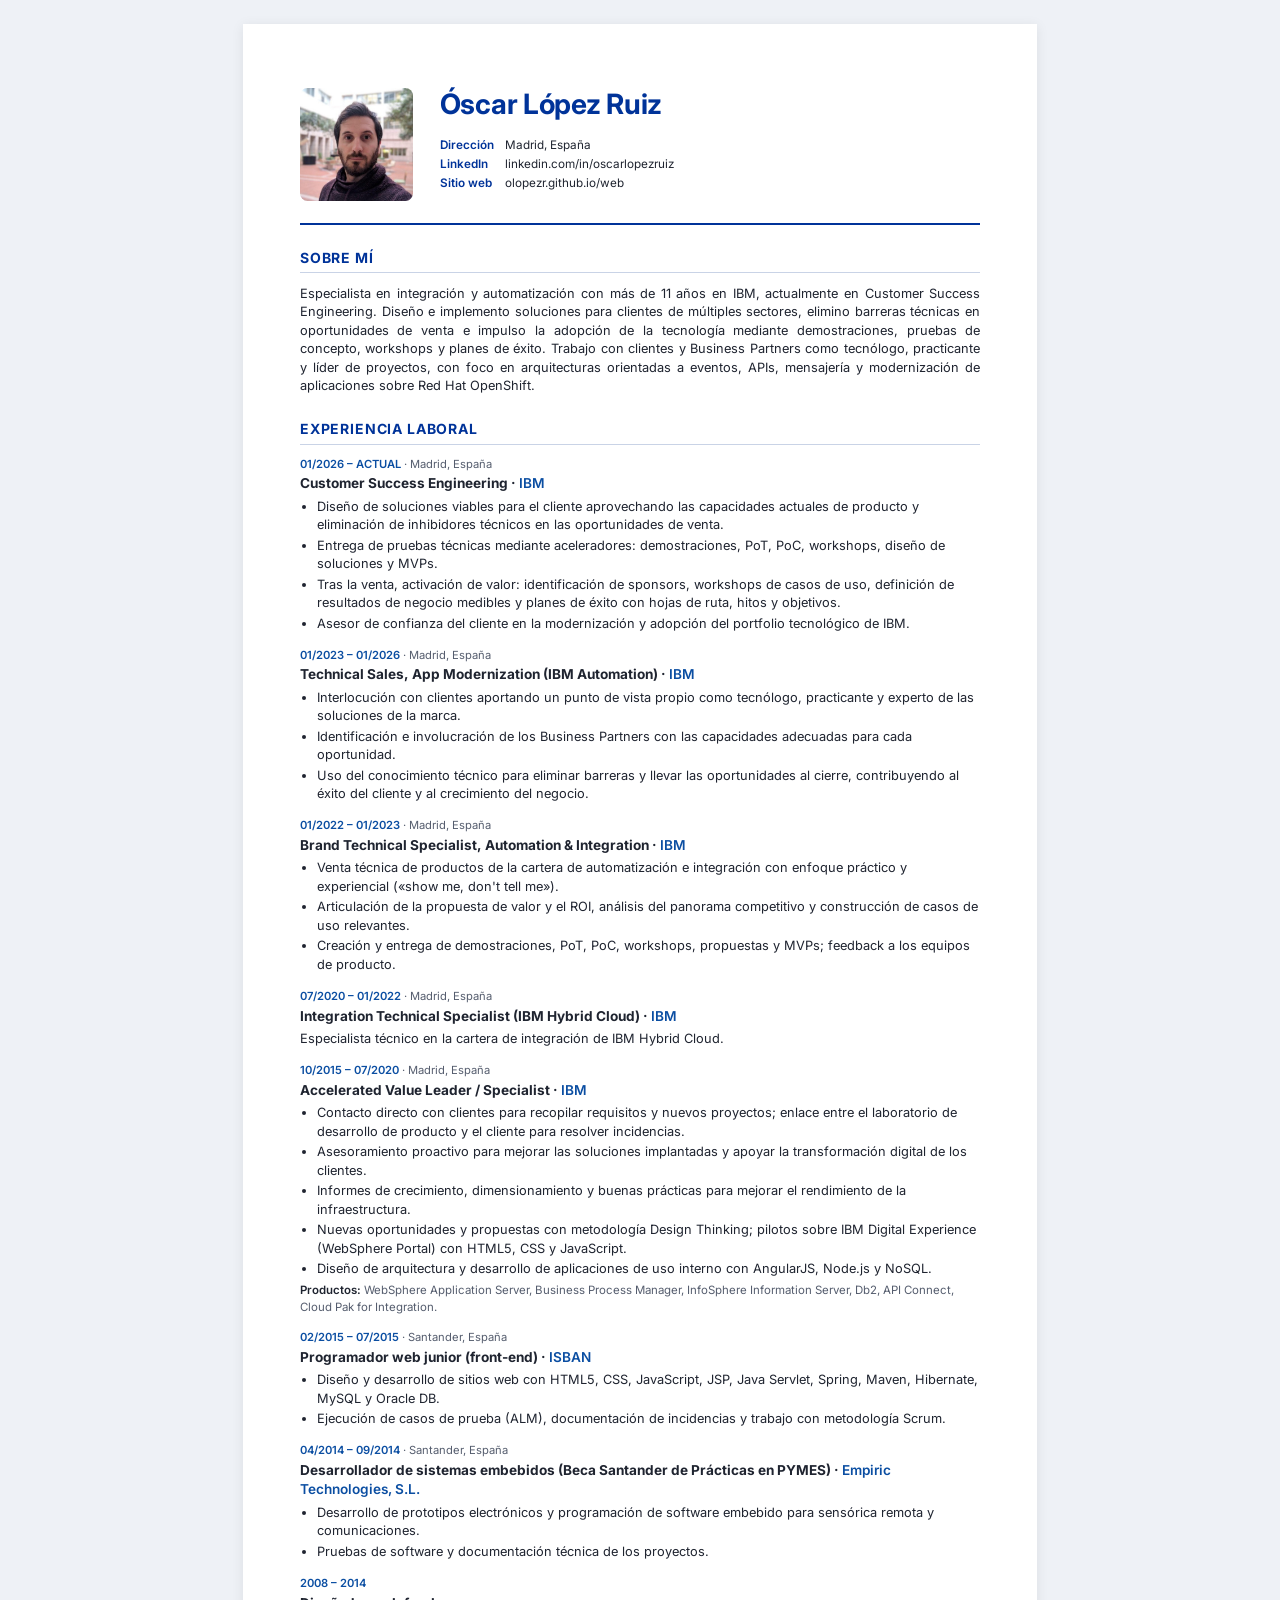
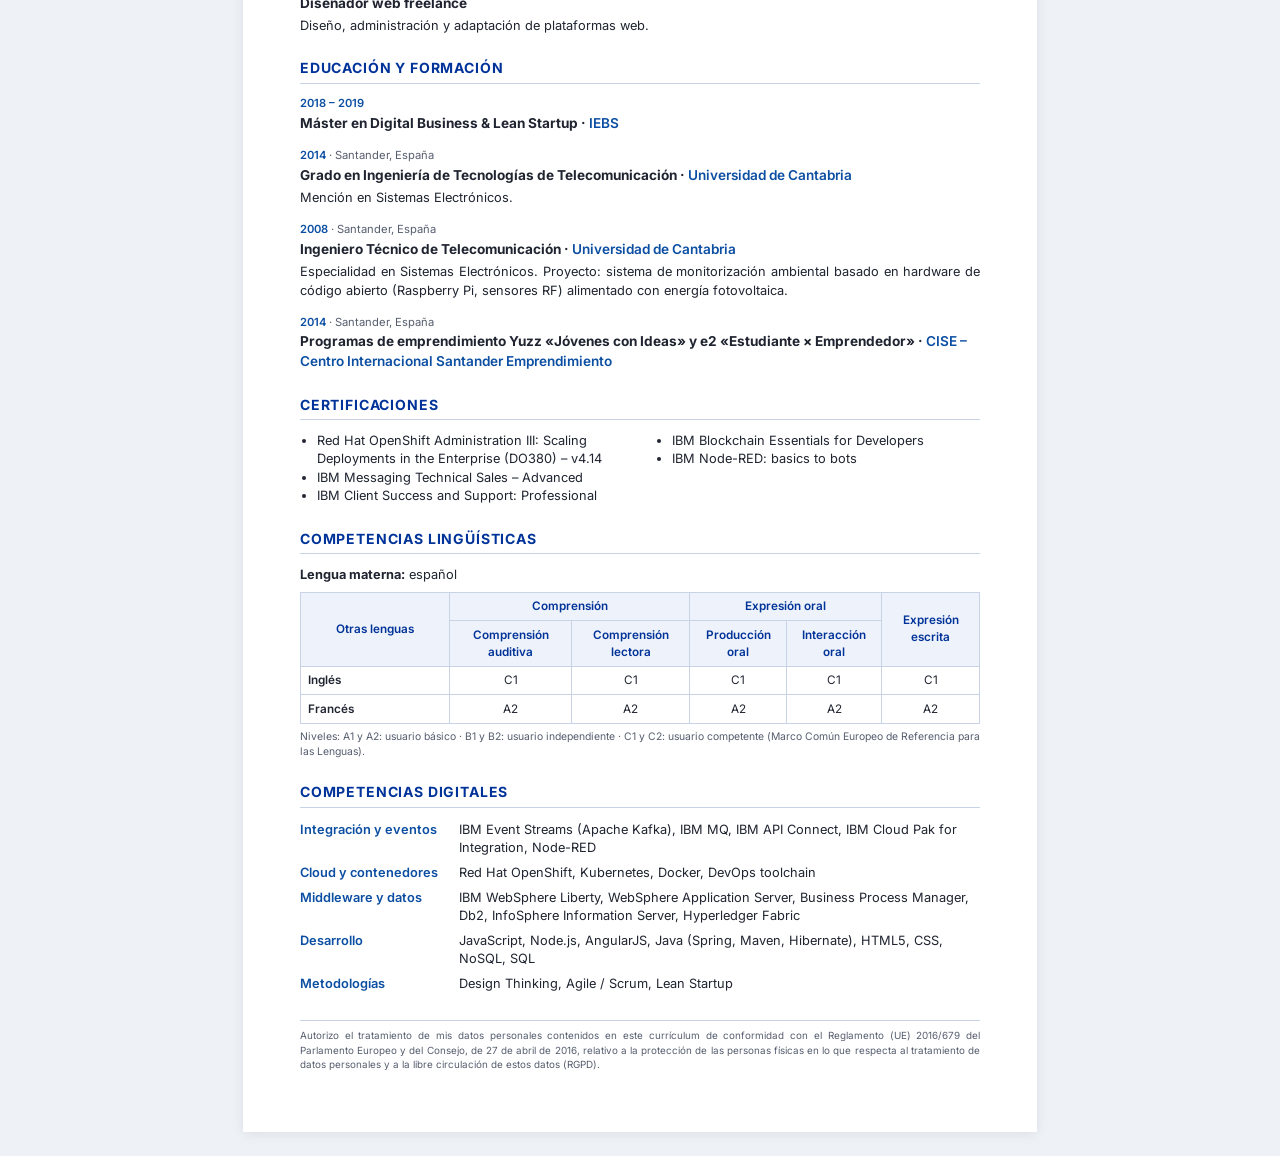
<file: cv.html>
<!DOCTYPE html>
<html lang="es">
<head>
<meta charset="utf-8">
<meta name="robots" content="noindex,follow">
<meta name="viewport" content="width=device-width, initial-scale=1">
<link href="https://fonts.googleapis.com/css2?family=Inter:wght@400;600;700&display=swap" rel="stylesheet">
<title>Óscar López Ruiz — CV Europass</title>
<style>
  @page { size: A4; margin: 16mm 15mm 18mm 15mm; }
  :root { --blue: #003399; --blue-2: #0b4ea2; --line: #c9d3e6; --text: #1f2430; --muted: #555d6e; }
  * { box-sizing: border-box; }
  body { margin: 0; font-family: Inter, "DejaVu Sans", sans-serif; font-size: 9.6pt; line-height: 1.45; color: var(--text); }
  header { display: grid; grid-template-columns: 30mm 1fr; gap: 7mm; align-items: center; padding-bottom: 5mm; border-bottom: 2px solid var(--blue); }
  header img { width: 30mm; height: 30mm; object-fit: cover; border-radius: 2mm; }
  h1 { margin: 0 0 1.5mm; font-size: 21pt; font-weight: 700; color: var(--blue); letter-spacing: -.01em; }
  .contact { display: grid; grid-template-columns: auto 1fr; gap: .6mm 3mm; font-size: 8.8pt; }
  .contact dt { font-weight: 600; color: var(--blue); }
  .contact dd { margin: 0; }
  .contact a { color: inherit; text-decoration: none; }
  h2 { font-size: 10.5pt; font-weight: 700; text-transform: uppercase; letter-spacing: .06em; color: var(--blue); margin: 6mm 0 3mm; padding-bottom: 1.2mm; border-bottom: 1px solid var(--line); break-after: avoid; }
  .entry { margin-bottom: 3.6mm; break-inside: avoid; }
  .meta { font-size: 8.4pt; color: var(--muted); }
  .meta b { color: var(--blue-2); font-weight: 600; }
  .title { font-weight: 700; font-size: 10.2pt; margin-top: .6mm; }
  .org { font-weight: 600; color: var(--blue-2); }
  .entry p { margin: 1mm 0 0; text-align: justify; }
  .entry ul { margin: 1mm 0 0; padding-left: 4.5mm; }
  .entry li { margin-bottom: .5mm; }
  .entry .k { margin-top: 1mm; font-size: 8.6pt; color: var(--muted); }
  .entry .k b { color: var(--text); font-weight: 600; }
  table.lang { width: 100%; border-collapse: collapse; font-size: 8.8pt; margin-top: 2mm; break-inside: avoid; }
  table.lang th, table.lang td { border: 1px solid var(--line); padding: 1.4mm 2mm; text-align: center; }
  table.lang thead th { background: #eef2fa; color: var(--blue); font-weight: 600; }
  table.lang tbody th { text-align: left; font-weight: 600; }
  .note { font-size: 7.8pt; color: var(--muted); margin-top: 1.4mm; }
  .skills { display: grid; grid-template-columns: 38mm 1fr; gap: 1.6mm 4mm; }
  .skills dt { font-weight: 600; color: var(--blue-2); }
  .skills dd { margin: 0; }
  .two { display: grid; grid-template-columns: 1fr 1fr; gap: 0 8mm; }
  @media screen { html { background: #eef1f6; } body { max-width: 210mm; margin: 24px auto; padding: 16mm 15mm; background: #fff; box-shadow: 0 2px 12px rgba(0,0,0,.08); } }
  @media screen and (max-width: 700px) { body { margin: 0; padding: 20px 16px; } header { grid-template-columns: 1fr; } .two, .skills { grid-template-columns: 1fr; } table.lang { font-size: 7.5pt; } }
  .gdpr { margin-top: 7mm; font-size: 7.4pt; color: var(--muted); text-align: justify; border-top: 1px solid var(--line); padding-top: 2mm; }
</style>
</head>
<body>
<header>
  <img src="assets/images/photo.png" alt="">
  <div>
    <h1>Óscar López Ruiz</h1>
    <dl class="contact">
      <dt>Dirección</dt><dd>Madrid, España</dd>
      <dt>LinkedIn</dt><dd><a href="https://www.linkedin.com/in/oscarlopezruiz">linkedin.com/in/oscarlopezruiz</a></dd>
      <dt>Sitio web</dt><dd><a href="https://olopezr.github.io/web/">olopezr.github.io/web</a></dd>
    </dl>
  </div>
</header>

<h2>Sobre mí</h2>
<p style="margin:0;text-align:justify">Especialista en integración y automatización con más de 11 años en IBM, actualmente en Customer Success Engineering. Diseño e implemento soluciones para clientes de múltiples sectores, elimino barreras técnicas en oportunidades de venta e impulso la adopción de la tecnología mediante demostraciones, pruebas de concepto, workshops y planes de éxito. Trabajo con clientes y Business Partners como tecnólogo, practicante y líder de proyectos, con foco en arquitecturas orientadas a eventos, APIs, mensajería y modernización de aplicaciones sobre Red Hat OpenShift.</p>

<h2>Experiencia laboral</h2>

<div class="entry">
  <div class="meta"><b>01/2026 – ACTUAL</b> · Madrid, España</div>
  <div class="title">Customer Success Engineering · <span class="org">IBM</span></div>
  <ul>
    <li>Diseño de soluciones viables para el cliente aprovechando las capacidades actuales de producto y eliminación de inhibidores técnicos en las oportunidades de venta.</li>
    <li>Entrega de pruebas técnicas mediante aceleradores: demostraciones, PoT, PoC, workshops, diseño de soluciones y MVPs.</li>
    <li>Tras la venta, activación de valor: identificación de sponsors, workshops de casos de uso, definición de resultados de negocio medibles y planes de éxito con hojas de ruta, hitos y objetivos.</li>
    <li>Asesor de confianza del cliente en la modernización y adopción del portfolio tecnológico de IBM.</li>
  </ul>
</div>

<div class="entry">
  <div class="meta"><b>01/2023 – 01/2026</b> · Madrid, España</div>
  <div class="title">Technical Sales, App Modernization (IBM Automation) · <span class="org">IBM</span></div>
  <ul>
    <li>Interlocución con clientes aportando un punto de vista propio como tecnólogo, practicante y experto de las soluciones de la marca.</li>
    <li>Identificación e involucración de los Business Partners con las capacidades adecuadas para cada oportunidad.</li>
    <li>Uso del conocimiento técnico para eliminar barreras y llevar las oportunidades al cierre, contribuyendo al éxito del cliente y al crecimiento del negocio.</li>
  </ul>
</div>

<div class="entry">
  <div class="meta"><b>01/2022 – 01/2023</b> · Madrid, España</div>
  <div class="title">Brand Technical Specialist, Automation &amp; Integration · <span class="org">IBM</span></div>
  <ul>
    <li>Venta técnica de productos de la cartera de automatización e integración con enfoque práctico y experiencial («show me, don't tell me»).</li>
    <li>Articulación de la propuesta de valor y el ROI, análisis del panorama competitivo y construcción de casos de uso relevantes.</li>
    <li>Creación y entrega de demostraciones, PoT, PoC, workshops, propuestas y MVPs; feedback a los equipos de producto.</li>
  </ul>
</div>

<div class="entry">
  <div class="meta"><b>07/2020 – 01/2022</b> · Madrid, España</div>
  <div class="title">Integration Technical Specialist (IBM Hybrid Cloud) · <span class="org">IBM</span></div>
  <p>Especialista técnico en la cartera de integración de IBM Hybrid Cloud.</p>
</div>

<div class="entry">
  <div class="meta"><b>10/2015 – 07/2020</b> · Madrid, España</div>
  <div class="title">Accelerated Value Leader / Specialist · <span class="org">IBM</span></div>
  <ul>
    <li>Contacto directo con clientes para recopilar requisitos y nuevos proyectos; enlace entre el laboratorio de desarrollo de producto y el cliente para resolver incidencias.</li>
    <li>Asesoramiento proactivo para mejorar las soluciones implantadas y apoyar la transformación digital de los clientes.</li>
    <li>Informes de crecimiento, dimensionamiento y buenas prácticas para mejorar el rendimiento de la infraestructura.</li>
    <li>Nuevas oportunidades y propuestas con metodología Design Thinking; pilotos sobre IBM Digital Experience (WebSphere Portal) con HTML5, CSS y JavaScript.</li>
    <li>Diseño de arquitectura y desarrollo de aplicaciones de uso interno con AngularJS, Node.js y NoSQL.</li>
  </ul>
  <div class="k"><b>Productos:</b> WebSphere Application Server, Business Process Manager, InfoSphere Information Server, Db2, API Connect, Cloud Pak for Integration.</div>
</div>

<div class="entry">
  <div class="meta"><b>02/2015 – 07/2015</b> · Santander, España</div>
  <div class="title">Programador web junior (front-end) · <span class="org">ISBAN</span></div>
  <ul>
    <li>Diseño y desarrollo de sitios web con HTML5, CSS, JavaScript, JSP, Java Servlet, Spring, Maven, Hibernate, MySQL y Oracle DB.</li>
    <li>Ejecución de casos de prueba (ALM), documentación de incidencias y trabajo con metodología Scrum.</li>
  </ul>
</div>

<div class="entry">
  <div class="meta"><b>04/2014 – 09/2014</b> · Santander, España</div>
  <div class="title">Desarrollador de sistemas embebidos (Beca Santander de Prácticas en PYMES) · <span class="org">Empiric Technologies, S.L.</span></div>
  <ul>
    <li>Desarrollo de prototipos electrónicos y programación de software embebido para sensórica remota y comunicaciones.</li>
    <li>Pruebas de software y documentación técnica de los proyectos.</li>
  </ul>
</div>

<div class="entry">
  <div class="meta"><b>2008 – 2014</b></div>
  <div class="title">Diseñador web freelance</div>
  <p>Diseño, administración y adaptación de plataformas web.</p>
</div>

<h2>Educación y formación</h2>

<div class="entry">
  <div class="meta"><b>2018 – 2019</b></div>
  <div class="title">Máster en Digital Business &amp; Lean Startup · <span class="org">IEBS</span></div>
</div>
<div class="entry">
  <div class="meta"><b>2014</b> · Santander, España</div>
  <div class="title">Grado en Ingeniería de Tecnologías de Telecomunicación · <span class="org">Universidad de Cantabria</span></div>
  <p>Mención en Sistemas Electrónicos.</p>
</div>
<div class="entry">
  <div class="meta"><b>2008</b> · Santander, España</div>
  <div class="title">Ingeniero Técnico de Telecomunicación · <span class="org">Universidad de Cantabria</span></div>
  <p>Especialidad en Sistemas Electrónicos. Proyecto: sistema de monitorización ambiental basado en hardware de código abierto (Raspberry Pi, sensores RF) alimentado con energía fotovoltaica.</p>
</div>
<div class="entry">
  <div class="meta"><b>2014</b> · Santander, España</div>
  <div class="title">Programas de emprendimiento Yuzz «Jóvenes con Ideas» y e2 «Estudiante × Emprendedor» · <span class="org">CISE – Centro Internacional Santander Emprendimiento</span></div>
</div>

<h2>Certificaciones</h2>
<div class="two">
  <ul style="margin:0;padding-left:4.5mm">
    <li>Red Hat OpenShift Administration III: Scaling Deployments in the Enterprise (DO380) – v4.14</li>
    <li>IBM Messaging Technical Sales – Advanced</li>
    <li>IBM Client Success and Support: Professional</li>
  </ul>
  <ul style="margin:0;padding-left:4.5mm">
    <li>IBM Blockchain Essentials for Developers</li>
    <li>IBM Node-RED: basics to bots</li>
  </ul>
</div>

<h2>Competencias lingüísticas</h2>
<p style="margin:0"><b>Lengua materna:</b> español</p>
<table class="lang">
  <thead>
    <tr><th rowspan="2" style="width:22%">Otras lenguas</th><th colspan="2">Comprensión</th><th colspan="2">Expresión oral</th><th rowspan="2">Expresión escrita</th></tr>
    <tr><th>Comprensión auditiva</th><th>Comprensión lectora</th><th>Producción oral</th><th>Interacción oral</th></tr>
  </thead>
  <tbody>
    <tr><th>Inglés</th><td>C1</td><td>C1</td><td>C1</td><td>C1</td><td>C1</td></tr>
    <tr><th>Francés</th><td>A2</td><td>A2</td><td>A2</td><td>A2</td><td>A2</td></tr>
  </tbody>
</table>
<div class="note">Niveles: A1 y A2: usuario básico · B1 y B2: usuario independiente · C1 y C2: usuario competente (Marco Común Europeo de Referencia para las Lenguas).</div>

<h2>Competencias digitales</h2>
<dl class="skills">
  <dt>Integración y eventos</dt><dd>IBM Event Streams (Apache Kafka), IBM MQ, IBM API Connect, IBM Cloud Pak for Integration, Node-RED</dd>
  <dt>Cloud y contenedores</dt><dd>Red Hat OpenShift, Kubernetes, Docker, DevOps toolchain</dd>
  <dt>Middleware y datos</dt><dd>IBM WebSphere Liberty, WebSphere Application Server, Business Process Manager, Db2, InfoSphere Information Server, Hyperledger Fabric</dd>
  <dt>Desarrollo</dt><dd>JavaScript, Node.js, AngularJS, Java (Spring, Maven, Hibernate), HTML5, CSS, NoSQL, SQL</dd>
  <dt>Metodologías</dt><dd>Design Thinking, Agile / Scrum, Lean Startup</dd>
</dl>

<div class="gdpr">Autorizo el tratamiento de mis datos personales contenidos en este currículum de conformidad con el Reglamento (UE) 2016/679 del Parlamento Europeo y del Consejo, de 27 de abril de 2016, relativo a la protección de las personas físicas en lo que respecta al tratamiento de datos personales y a la libre circulación de estos datos (RGPD).</div>
</body>
</html>
</file>
